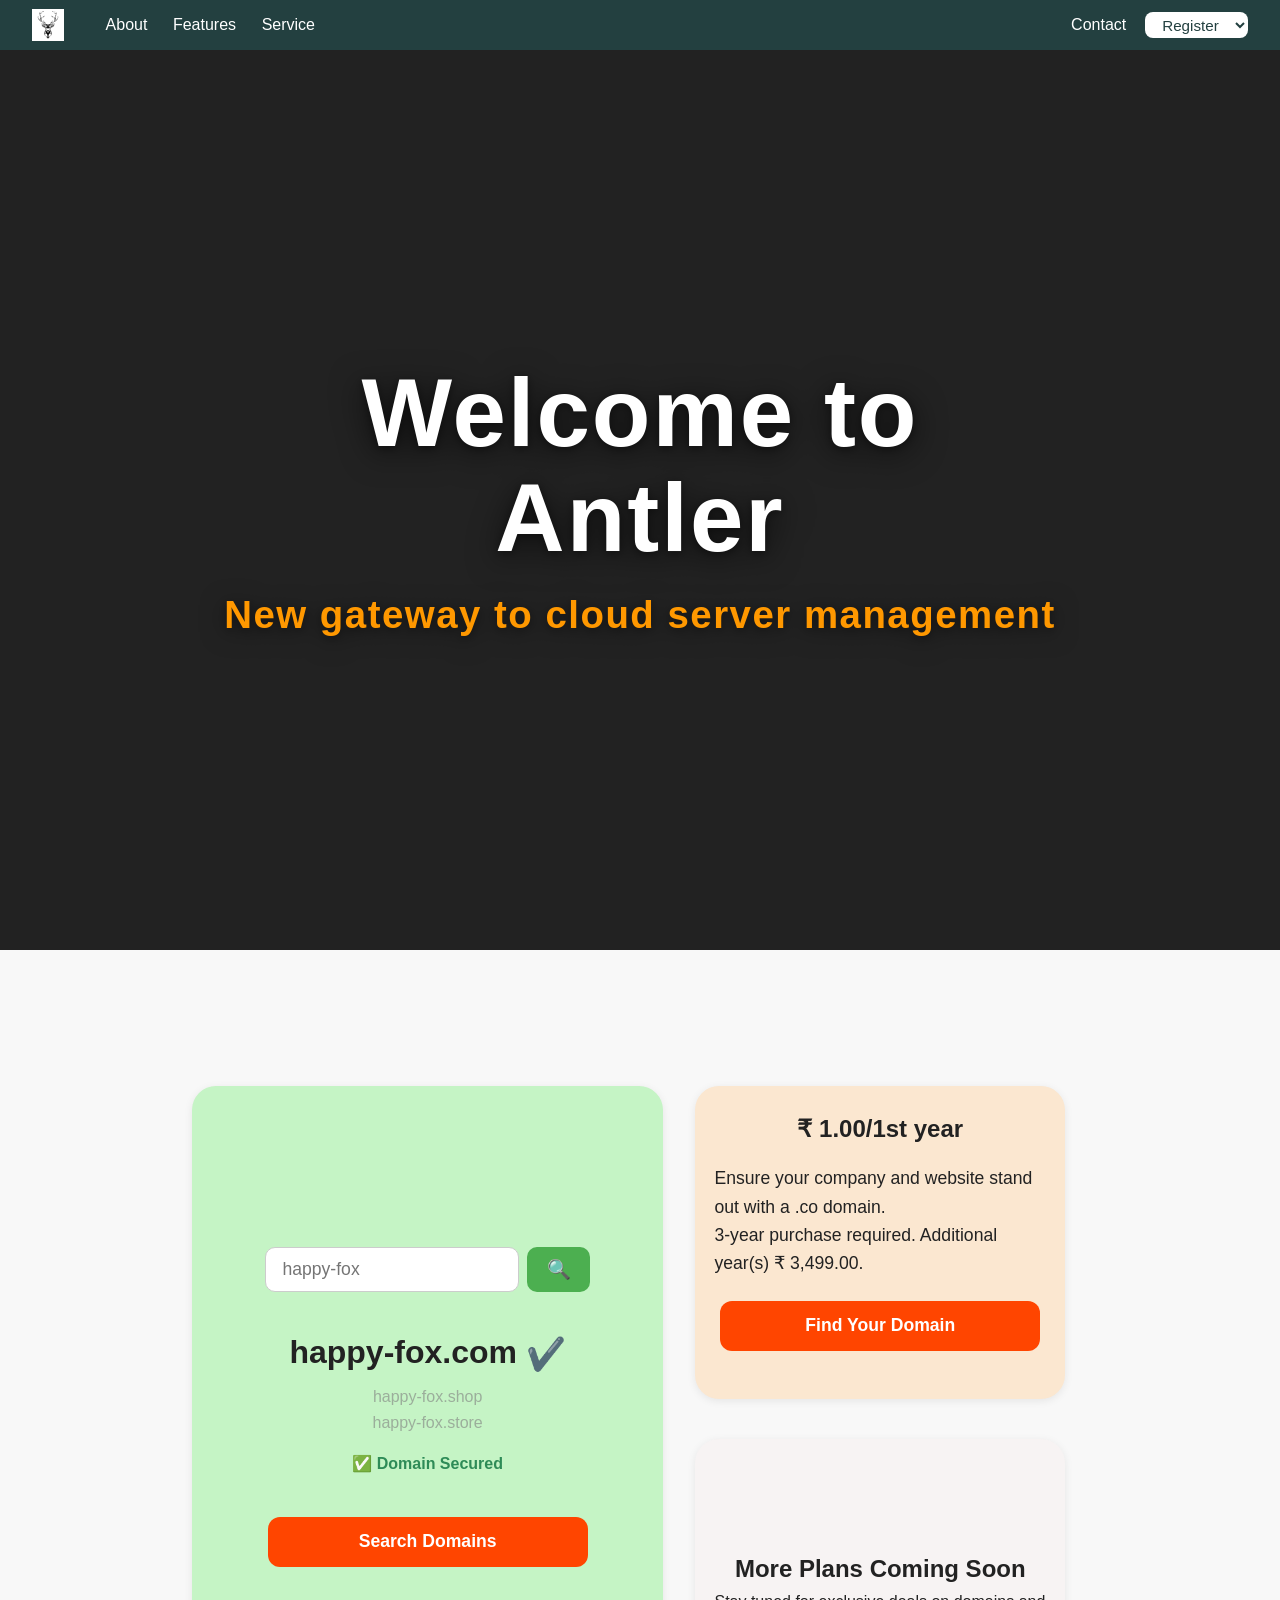
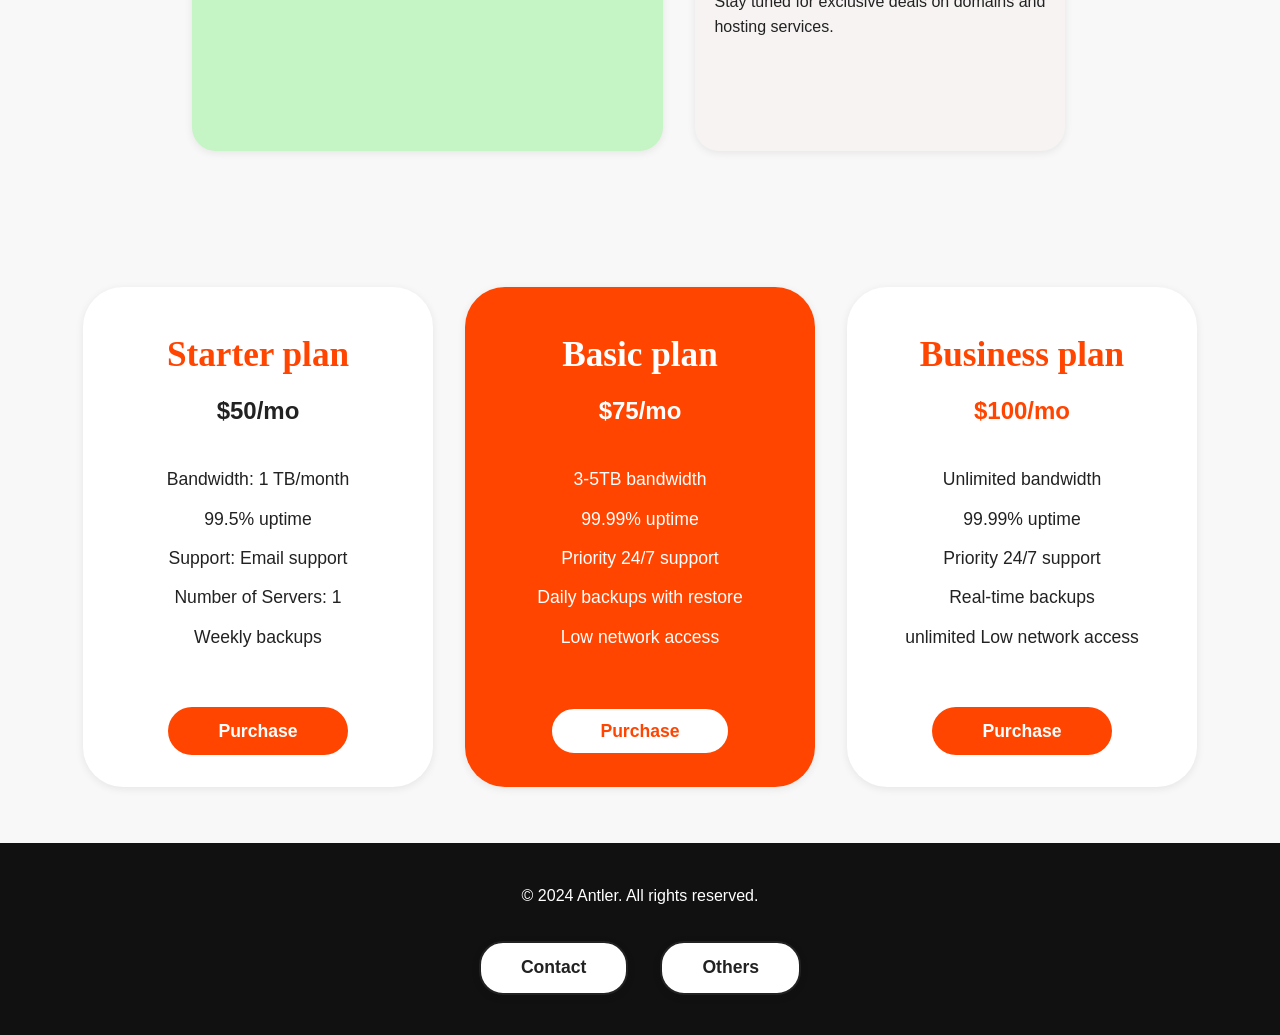
<file: index.html>
<!DOCTYPE html>
<html>
    <head>
      <meta name="viewport" content="width=device-width, initial-scale=1.0">
    </head>
    <link rel="stylesheet" href="style.css">
    <body>
        <nav>
            <div class="nav-links">
                <img src="./images/vecteezy_deer-head-logo_14038328.svg" alt="Logo" class="nav-logo" />
                <a href="./About.html" class="nav-link">About</a>
                <a href="./featuresmain.html" class="nav-link">Features</a>
                <a href="./service.html" class="nav-link">Service</a>
            </div>
            <div class="nav-actions">
                <a href="./contact.html" class="nav-link">Contact</a>
                <select id="dropdown">
                    <option>Register</option>
                    <option>Login</option>
                </select>
            </div>
        </nav>
        <section class="hero">
            <video class="bg-video" autoplay muted loop>
                <source src="./images/Untitled design.mp4" type="video/mp4" />
            </video>
            <div class="hero-content">
                <h1>Welcome to Antler</h1>
                <p>New gateway to cloud server management</p>
            </div>
        </section>
        <section class="main-section">
            <div class="box">
                <div class="semicontainer">
                    <!-- Left big cell (green) -->
                    <div class="search-box">
                        <input type="text" placeholder="happy-fox" />
                        <button class="search-icon">🔍</button>
                    </div>
                    <div class="domain-main">happy-fox.com <span style="font-size:2rem;vertical-align:middle;">✔️</span></div>
                    <div class="domain-alt faded">happy-fox.shop</div>
                    <div class="domain-alt faded">happy-fox.store</div>
                    <div class="domain-secured">✅ Domain Secured</div>
                    <button class="cta-btn">Search Domains</button>
                </div>
                <div class="semicontainer2">
                    <!-- Top right (beige) -->
                    <h2 class="offer-title"> ₹ 1.00/1st year</h2>
                    <div class="offer-details">
                        Ensure your company and website stand out with a .co domain.<br>
                        3-year purchase required. Additional year(s) ₹ 3,499.00.
                    </div>
                    <button class="cta-btn">Find Your Domain</button>
                </div>
                <div class="semicontainer3">
                    <!-- Bottom right (light) -->
                    <h2 class="soon-heading">More Plans Coming Soon</h2>
                    <div class="soon-subtext">
                        Stay tuned for exclusive deals on domains and hosting services.
                    </div>
                </div>
            </div>
        </section>
        <section class="pricing-section">
            <div class="box2">
                <div class="box1">
                    <h1 class="boxer">Starter plan</h1>
                    <h1 class="boxer1">$50/mo</h1>
                    <ul class="lister">
                        <li>Bandwidth: 1 TB/month</li>
                        <li>99.5% uptime</li>
                        <li>Support: Email support</li>
                        <li>Number of Servers: 1</li>
                        <li>Weekly backups</li>
                    </ul>
                    <button id="btn1" type="submit">Purchase</button>
                </div>
                <div class="box2-inner">
                    <h1 class="boxera">Basic plan</h1>
                    <h1 class="boxer1a">$75/mo</h1>
                    <ul class="lister">
                        <li>3-5TB bandwidth</li>
                        <li>99.99% uptime</li>
                        <li>Priority 24/7 support</li>
                        <li>Daily backups with restore</li>
                        <li>Low network access</li>
                    </ul>
                    <button id="btn2" type="submit">Purchase</button>
                </div>
                <div class="box3">
                    <h1 class="boxeram">Business plan</h1>
                    <h1 class="boxer1am">$100/mo</h1>
                    <ul class="lister">
                        <li>Unlimited bandwidth</li>
                        <li>99.99% uptime</li>
                        <li>Priority 24/7 support</li>
                        <li>Real-time backups</li>
                        <li>unlimited Low network access</li>
                    </ul>
                    <button id="btn3" type="submit">Purchase</button>
                </div>
            </div>
        </section>
        <footer class="footer">
            &copy; 2024 Antler. All rights reserved.
            <div class="footer-buttons">
                <button class="footer-btn">Contact</button>
                <button class="footer-btn">Others</button>
            </div>
        </footer>
        <script>
            const cards = document.querySelectorAll(".semicontainer2, .semicontainer3");
            for (let card of cards) {
                card.addEventListener("mouseenter", function() {
                    this.style.transform = "translateY(-20px)";
                    this.style.transition = "transform 0.2s";
                });
                card.addEventListener("mouseleave", function() {
                    this.style.transform = "translateY(0)";
                    this.style.transition = "transform 0.2s";
                });
            }
            const cards1 = document.getElementsByClassName("semicontainer");
            for (let card of cards1) {
                card.addEventListener("mouseenter", function() {
                    this.style.transform = "translateY(-20px)";
                    this.style.transition = "transform 0.2s";
                });
                card.addEventListener("mouseleave", function() {
                    this.style.transform = "translateY(0)";
                    this.style.transition = "transform 0.2s";
                });
            }
            const cards4 = document.getElementsByClassName("box1");
            for (let card of cards4) {
                card.addEventListener("mouseenter", function() {
                    this.style.transform = "translateY(-20px)";
                    this.style.transition = "transform 0.2s";
                    this.style.boxShadow = "0 0 10px 0 rgba(0, 0, 0, 0.5)";
                });
                card.addEventListener("mouseleave", function() {
                    this.style.transform = "translateY(0)";
                    this.style.transition = "transform 0.2s";
                    this.style.boxShadow = "none";
                });
            }
            const cards5 = document.getElementsByClassName("box2-inner");
            for (let card of cards5) {
                card.addEventListener("mouseenter", function() {
                    this.style.transform = "translateY(-20px)";
                    this.style.transition = "transform 0.2s";
                    this.style.boxShadow = "0 0 10px 0 rgba(0, 0, 0, 0.5)";
                });
                card.addEventListener("mouseleave", function() {
                    this.style.transform = "translateY(0)";
                    this.style.transition = "transform 0.2s";
                    this.style.boxShadow = "none";
                });
            }
            const cards6 = document.getElementsByClassName("box3");
            for (let card of cards6) {
                card.addEventListener("mouseenter", function() {
                    this.style.transform = "translateY(-20px)";
                    this.style.transition = "transform 0.2s";
                    this.style.boxShadow = "0 0 10px 0 rgba(0, 0, 0, 0.5)";
                });
                card.addEventListener("mouseleave", function() {
                    this.style.transform = "translateY(0)";
                    this.style.transition = "transform 0.2s";
                    this.style.boxShadow = "none";
                });
            }
            const buttons = document.getElementsByClassName("footer-btn");
            for (let btn of buttons) {
                btn.addEventListener("click", function() {
                    window.scrollTo({ top: 0, behavior: "smooth" });
                });
            }
        </script>
    </body>
</html>
</file>
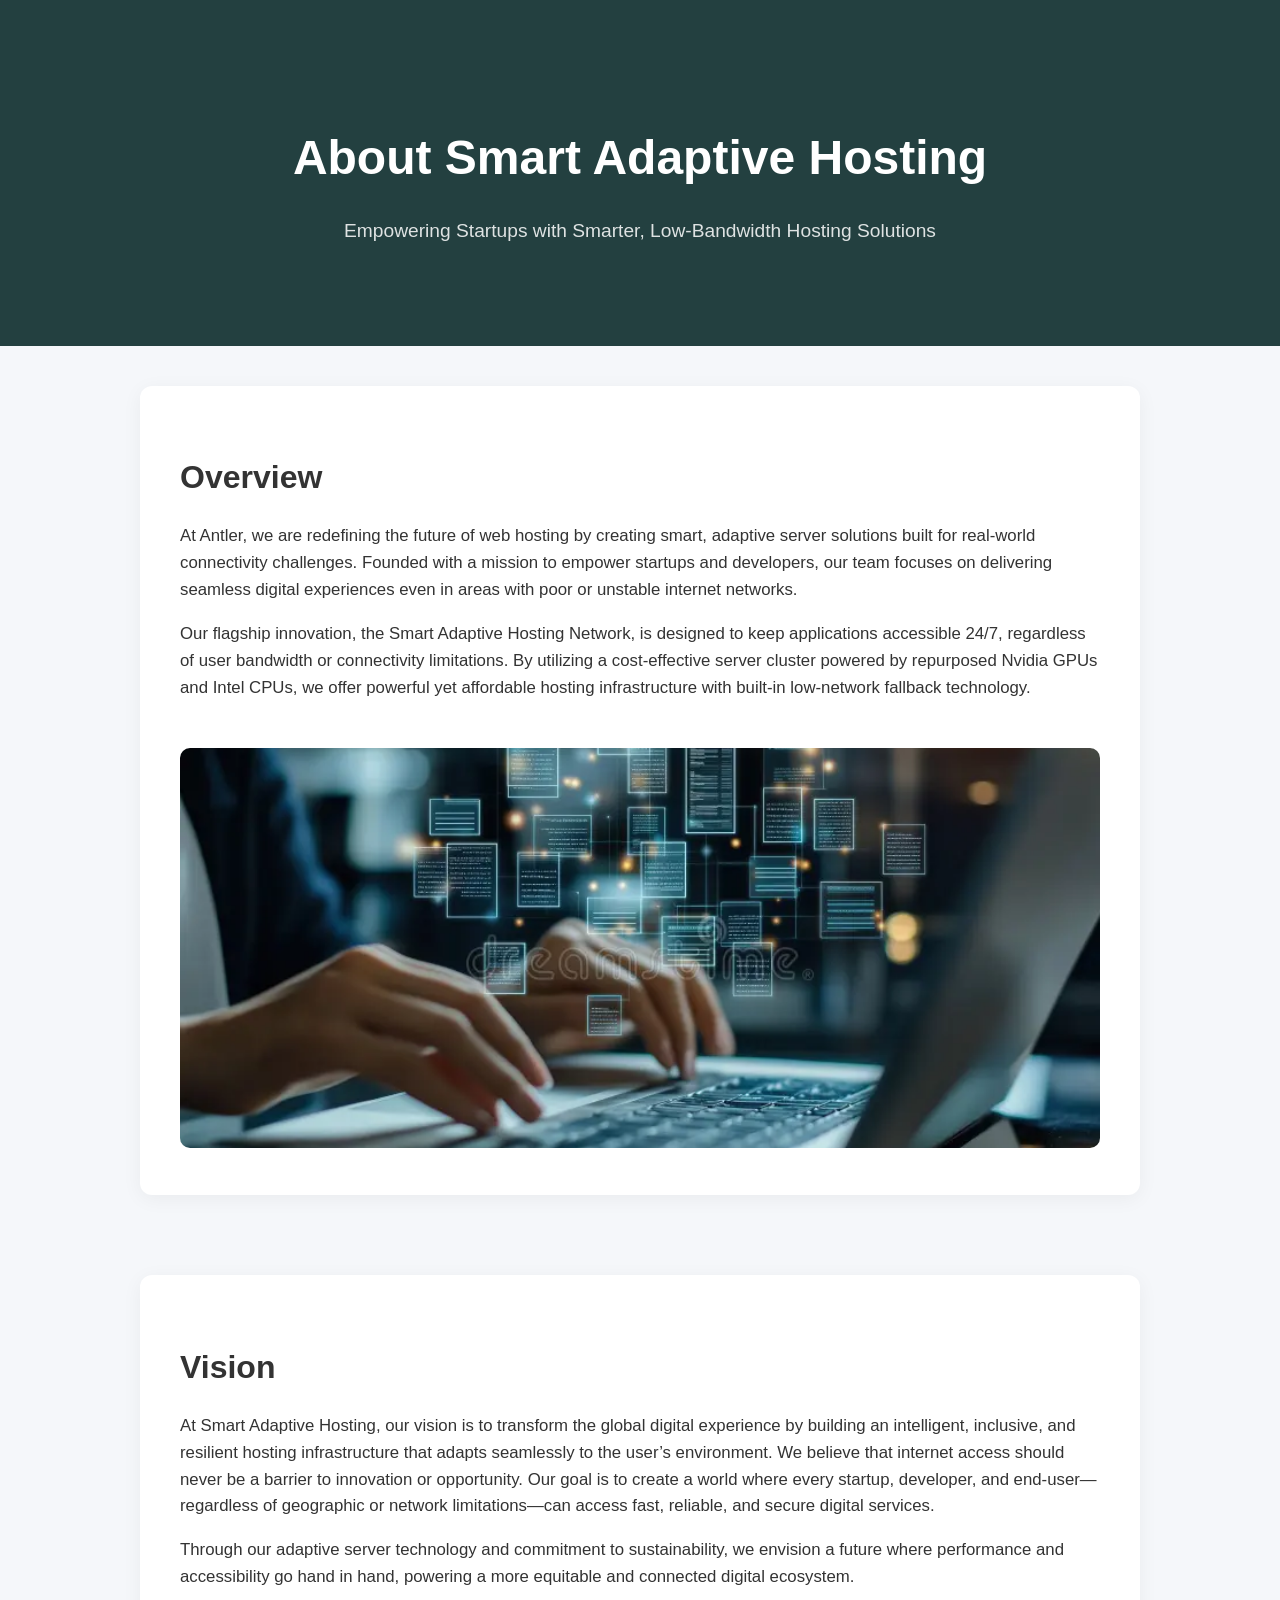
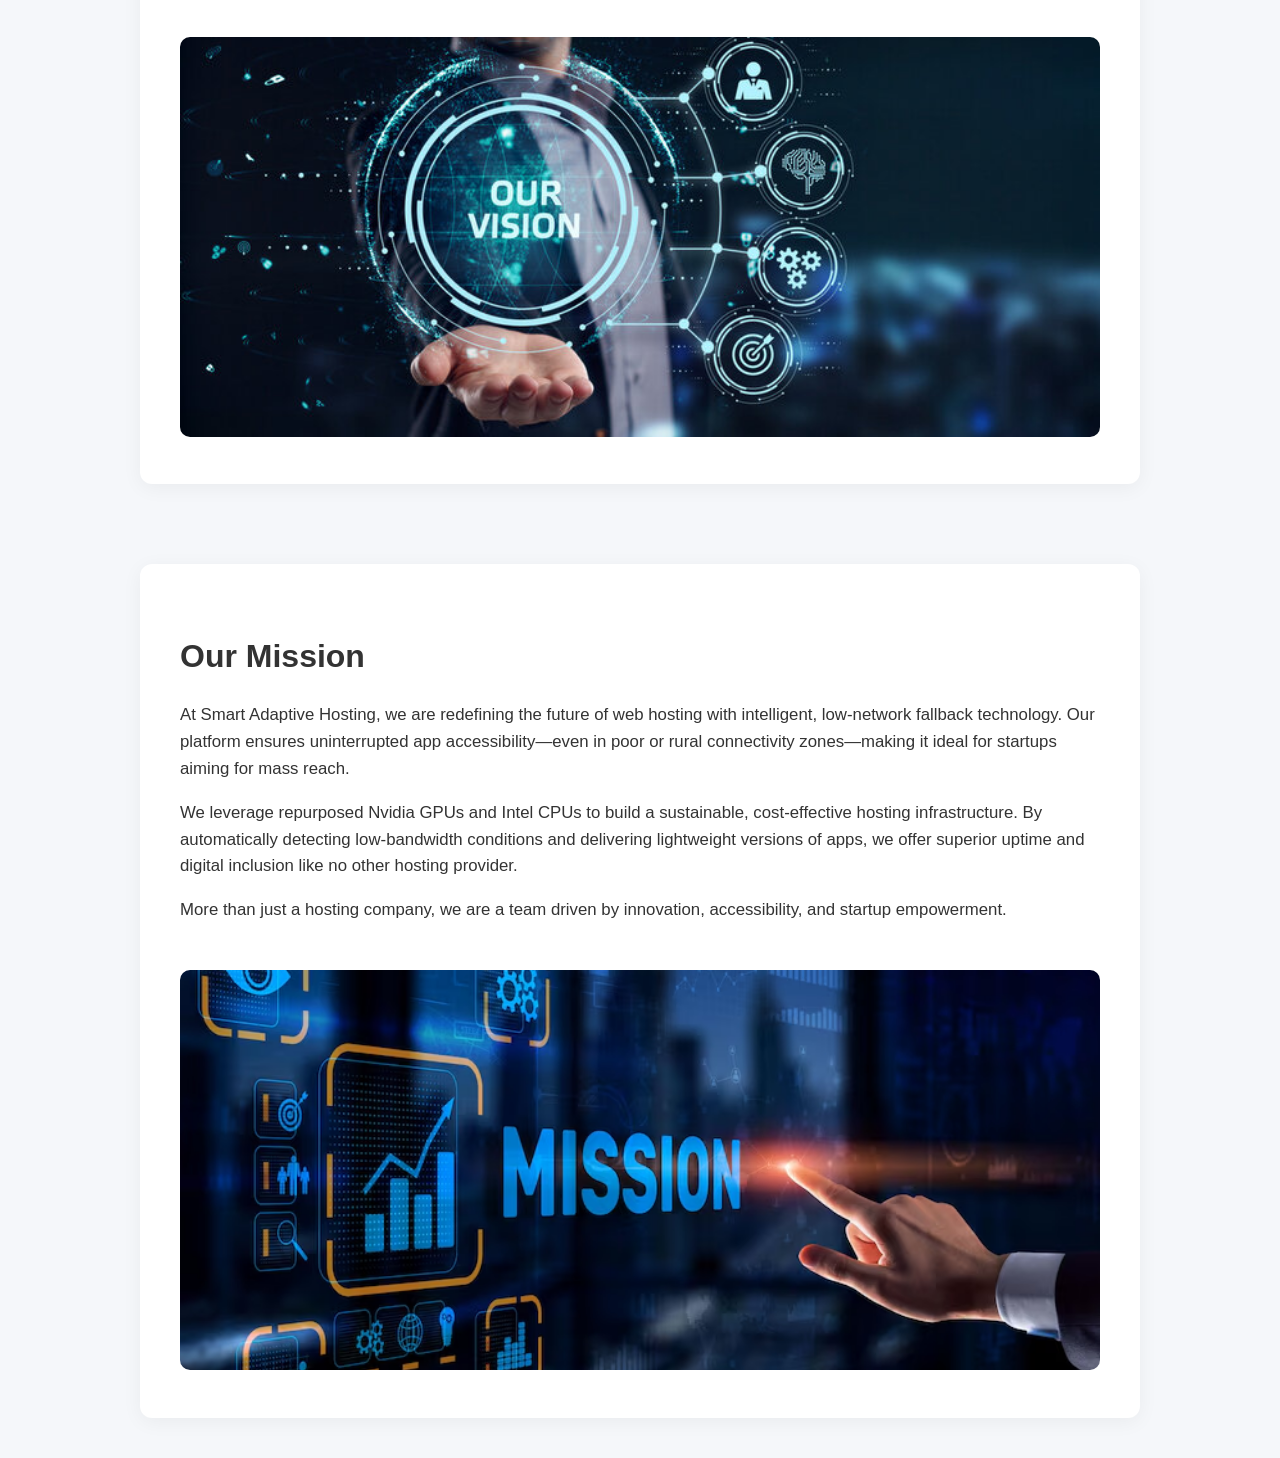
<file: About.html>
<!DOCTYPE html>
<html lang="en">
<head>
  <meta charset="UTF-8" />
  <meta name="viewport" content="width=device-width, initial-scale=1.0"/>
  <title>About</title>
  <style>
    body {
      margin: 0;
      font-family: 'Open Sans', sans-serif;
      background-color: #f5f7fa;
      color: #333;
      line-height: 1.6;
      transition: all 0.3s ease;
    }

    .hero {
      background:#234040;
      color: white;
      text-align: center;
      padding: 80px 20px;
    }

    .hero h1 {
      font-size: 3rem;
      margin-bottom: 10px;
    }

    .hero p {
      font-size: 1.2rem;
      opacity: 0.85;
    }

    .container {
      max-width: 1000px;
      margin: auto;
      padding: 40px 20px;
    }

    .about-section {
      background: #ffffff;
      border-radius: 12px;
      box-shadow: 0 4px 20px rgba(0, 0, 0, 0.05);
      padding: 40px;
      transition: background 0.3s ease;
    }

    .about-section h2 {
      font-size: 2rem;
      margin-bottom: 20px;
      color: #333;
    }

    .about-section p {
      font-size: 1.05rem;
      margin-bottom: 16px;
    }

    .about-image {
      margin-top: 30px;
      width: 100%;
      max-height: 400px;
      object-fit: cover;
      border-radius: 10px;
    }

    @media (max-width: 768px) {
      .hero h1 { font-size: 2.2rem; }
      .about-section h2 { font-size: 1.5rem; }
    }

    .grid {
      display: grid;
      grid-template-columns: repeat(3, 1fr);
      gap: 20px;
    }

    @media (max-width: 768px) {
      .grid { grid-template-columns: repeat(2, 1fr); }
    }

    @media (max-width: 480px) {
      .grid { grid-template-columns: 1fr; }
    }
    .hidden {
      opacity: 0;
      transform: translateY(20px);
      transition: all 1s ease-out;
    }

    .show {
      opacity: 1;
      transform: translateY(0);
    }

    .slide-in {
      opacity: 0;
      transform: translateX(-100px);
      transition: all 1s ease-out;
    }

    .slide-show {
      opacity: 1;
      transform: translateX(0);
    }
  </style>
</head>
<body>

  <section class="hero">
    <h1>About Smart Adaptive Hosting</h1>
    <p>Empowering Startups with Smarter, Low-Bandwidth Hosting Solutions</p>
  </section>

  <div class="container">
    <div class="about-section">
      <h2>Overview</h2>
      <p>At Antler, we are redefining the future of web hosting by creating smart,
      adaptive server solutions built for real-world connectivity challenges. Founded with a mission to empower startups and developers, our team focuses on delivering seamless digital experiences even in areas with poor or unstable internet networks.</p>
      <p>Our flagship innovation, the Smart Adaptive Hosting Network, is designed to keep applications accessible 24/7, regardless of user bandwidth or connectivity limitations. By utilizing a cost-effective server cluster powered by repurposed Nvidia GPUs and Intel CPUs, we offer powerful yet affordable hosting infrastructure with built-in low-network fallback technology.</p>
      <img src="./images/project1.webp" alt="About Image" class="about-image slide-in">
    </div>
  </div>

  <div class="container">
    <div class="about-section">
      <h2>Vision</h2>
      <p>At Smart Adaptive Hosting, our vision is to transform the global digital experience by building an intelligent, inclusive, and resilient hosting infrastructure that adapts seamlessly to the user’s environment. We believe that internet access should never be a barrier to innovation or opportunity. Our goal is to create a world where every startup, developer, and end-user—regardless of geographic or network limitations—can access fast, reliable, and secure digital services.</p>
      <p>Through our adaptive server technology and commitment to sustainability, we envision a future where performance and accessibility go hand in hand, powering a more equitable and connected digital ecosystem.</p>
      <img src="./images/WhatsApp Image 2025-06-08 at 09.39.53_e6cce0ac.jpg" alt="Vision Image" class="about-image slide-in">
    </div>
  </div>

  <div class="container">
    <div class="about-section">
      <h2>Our Mission</h2>
      <p>At Smart Adaptive Hosting, we are redefining the future of web hosting with intelligent, low-network fallback technology. Our platform ensures uninterrupted app accessibility—even in poor or rural connectivity zones—making it ideal for startups aiming for mass reach.</p>
      <p>We leverage repurposed Nvidia GPUs and Intel CPUs to build a sustainable, cost-effective hosting infrastructure. By automatically detecting low-bandwidth conditions and delivering lightweight versions of apps, we offer superior uptime and digital inclusion like no other hosting provider.</p>
      <p>More than just a hosting company, we are a team driven by innovation, accessibility, and startup empowerment.</p>
      <img src="./images/project3.avif" alt="Team or Technology Image" class="about-image slide-in" />
    </div>
  </div>

  <div class="side-animation"></div>
  <div class="grid"></div>

  <script>
    const sectionObserver = new IntersectionObserver((entries) => {
      entries.forEach(entry => {
        if (entry.isIntersecting) {
          entry.target.classList.add('show');
        }
      });
    }, { threshold: 0.1 });

    document.querySelectorAll('.about-section').forEach(section => {
      section.classList.add('hidden');
      sectionObserver.observe(section);
    });
    const imageObserver = new IntersectionObserver((entries) => {
      entries.forEach(entry => {
        if (entry.isIntersecting) {
          entry.target.classList.add('slide-show');
        }
      });
    }, { threshold: 0.1 });

    document.querySelectorAll('.slide-in').forEach(img => {
      imageObserver.observe(img);
    });
  </script>
</body>
</html>
</file>
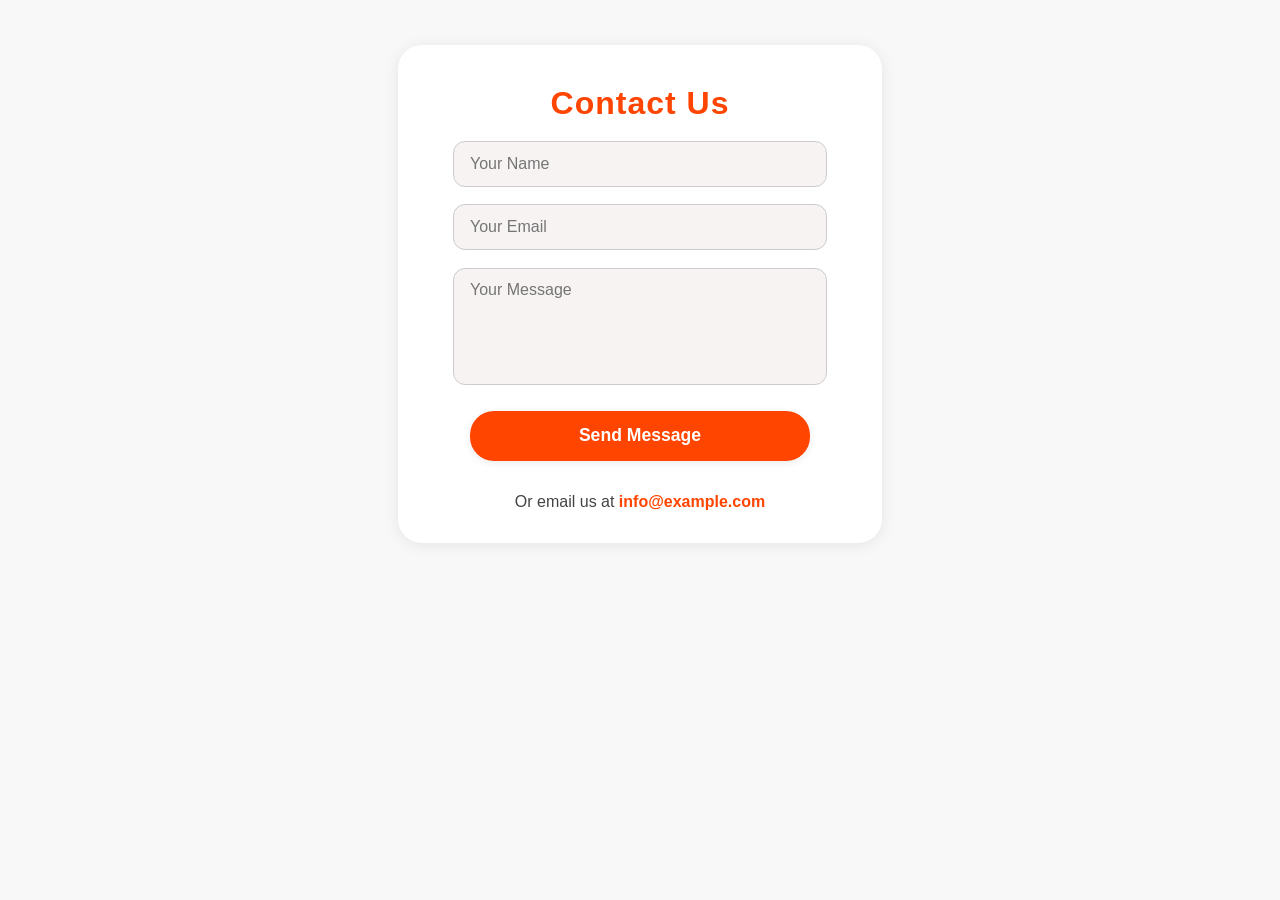
<file: contact.html>
<!DOCTYPE html>
<html lang="en">
<head>
  <meta charset="UTF-8">
  <title>Contact Us</title>
  <meta name="viewport" content="width=device-width, initial-scale=1.0">
  <style>
    body {
      background: #f8f8f8;
      font-family: 'Montserrat', Arial, sans-serif;
      color: #222;
      margin: 0;
      padding: 0;
    }
    .contact-container {
      background: #fff;
      max-width: 420px;
      margin: 5vh auto 0 auto;
      border-radius: 24px;
      box-shadow: 0 2px 16px rgba(0,0,0,0.08);
      padding: 2.5rem 2rem 2rem 2rem;
      display: flex;
      flex-direction: column;
      align-items: center;
    }
    .contact-title {
      font-size: 2rem;
      font-weight: bold;
      margin-bottom: 1.2rem;
      color: #ff4500;
      letter-spacing: 1px;
      text-align: center;
      width: 100%;
    }
    .contact-form {
      width: 100%;
      display: flex;
      flex-direction: column;
      gap: 1.1rem;
      align-items: center;
    }
    .contact-form input,
    .contact-form textarea {
      width: 100%;
      max-width: 340px;
      padding: 0.8rem 1rem;
      border-radius: 12px;
      border: 1px solid #ccc;
      font-size: 1rem;
      font-family: inherit;
      resize: none;
      background: #f7f3f3;
      transition: border 0.2s;
      margin: 0 auto;
      display: block;
    }
    .contact-form input:focus,
    .contact-form textarea:focus {
      border: 1.5px solid #ff4500;
      outline: none;
    }
    .contact-btn {
      background: #ff4500;
      color: #fff;
      border: none;
      border-radius: 24px;
      padding: 0.9rem 2.5rem;
      font-size: 1.1rem;
      font-weight: bold;
      cursor: pointer;
      transition: background 0.2s, transform 0.2s;
      box-shadow: 0 2px 8px rgba(0,0,0,0.08);
      margin-top: 0.5rem;
      width: 100%;
      max-width: 340px;
      display: block;
      margin-left: auto;
      margin-right: auto;
    }
    .contact-btn:hover {
      background: #d13a00;
      transform: translateY(-2px) scale(1.03);
    }
    .contact-info {
      margin-top: 2rem;
      color: #444;
      font-size: 1rem;
      text-align: center;
      width: 100%;
      max-width: 340px;
      margin-left: auto;
      margin-right: auto;
    }
    @media (max-width: 600px) {
      .contact-container {
        max-width: 98vw;
        padding: 1.2rem 0.5rem;
      }
      .contact-form input,
      .contact-form textarea,
      .contact-btn,
      .contact-info {
        max-width: 98vw;
      }
    }
  </style>
</head>
<body>
  <div class="contact-container">
    <div class="contact-title">Contact Us</div>
    <form class="contact-form" autocomplete="off">
      <input type="text" name="name" placeholder="Your Name" required>
      <input type="email" name="email" placeholder="Your Email" required>
      <textarea name="message" rows="5" placeholder="Your Message" required></textarea>
      <button type="submit" class="contact-btn">Send Message</button>
    </form>
    <div class="contact-info">
      Or email us at <a href="mailto:info@example.com" style="color:#ff4500;text-decoration:none;font-weight:bold;">info@example.com</a>
    </div>
  </div>
</body>
</html>
</file>
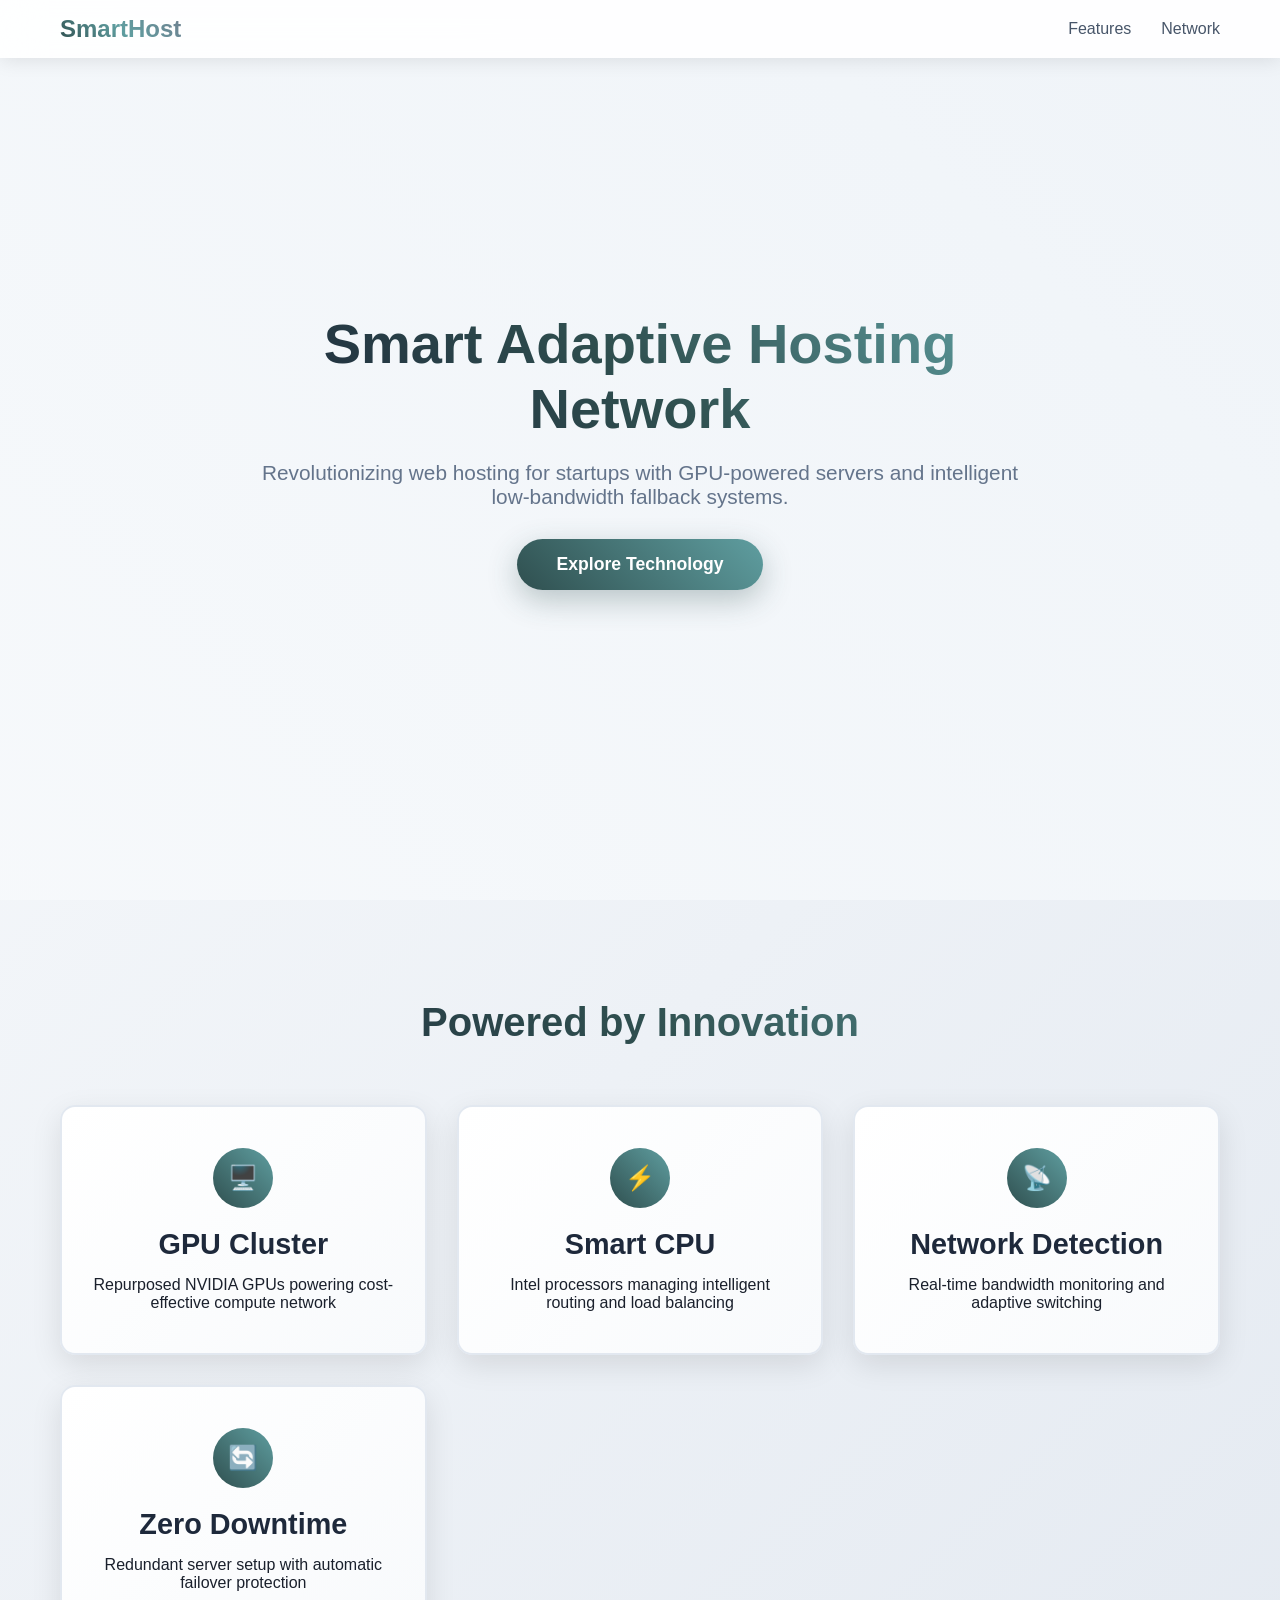
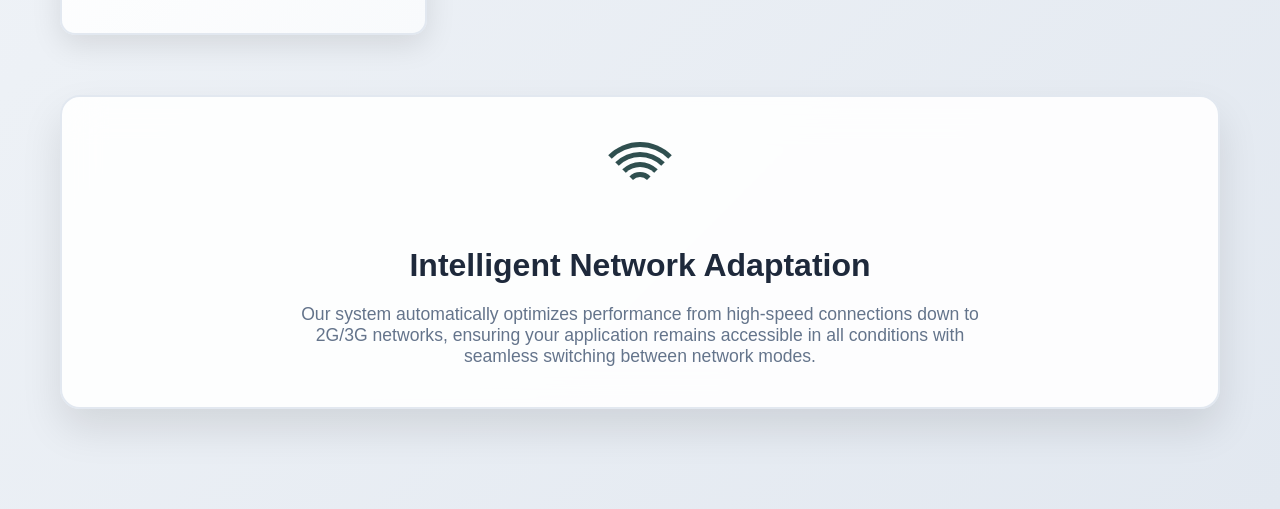
<file: features.html>
<!DOCTYPE html>
<html lang="en">
<head>
  <meta charset="UTF-8">
  <meta name="viewport" content="width=device-width, initial-scale=1.0">
  <title>Smart Adaptive Hosting Network</title>
  <style>
    * { margin: 0; padding: 0; box-sizing: border-box; }
    
    body {
      font-family: 'Segoe UI', sans-serif;
      background: linear-gradient(135deg, #f8fafc, #e2e8f0);
      color: #1a202c;
      overflow-x: hidden;
    }

    .bg-animation {
      position: fixed; top: 0; left: 0; width: 100%; height: 100%; z-index: -1;
      background: linear-gradient(45deg, #ffffff, #f1f5f9, #e2e8f0);
      background-size: 400% 400%;
      animation: gradient 8s ease infinite;
    }

    @keyframes gradient {
      0%, 100% { background-position: 0% 50%; }
      50% { background-position: 100% 50%; }
    }

    header {
      position: fixed; top: 0; width: 100%; padding: 15px 0; z-index: 1000;
      background: rgba(255, 255, 255, 0.9); backdrop-filter: blur(20px);
      box-shadow: 0 2px 20px rgba(0,0,0,0.1);
    }

    nav {
      max-width: 1200px; margin: 0 auto; display: flex; justify-content: space-between;
      align-items: center; padding: 0 20px;
    }

    .logo {
      font-size: 24px; font-weight: 800;
      background: linear-gradient(45deg, #2f4f4f, #5f9ea0, #708090);
      background-clip: text;
      -webkit-background-clip: text;
      -webkit-text-fill-color: transparent;
    }

    .nav-links { display: flex; gap: 30px; list-style: none; }
    .nav-links a { color: #475569; text-decoration: none; transition: color 0.3s; }
    .nav-links a:hover { color: #2f4f4f; }

    .hero {
      height: 100vh; display: flex; align-items: center; justify-content: center;
      text-align: center;
    }

    .hero-content { max-width: 800px; padding: 0 20px; }

    .hero h1 {
      font-size: 3.5rem; margin-bottom: 20px; font-weight: 900;
      background: linear-gradient(45deg, #1e293b, #2f4f4f, #5f9ea0);
      background-clip: text;
      -webkit-background-clip: text;
      -webkit-text-fill-color: transparent;
      animation: pulse 2s ease-in-out infinite alternate;
    }

    .hero p { font-size: 1.3rem; margin-bottom: 30px; color: #64748b; }

    .cta-button {
      background: linear-gradient(45deg, #2f4f4f, #5f9ea0); color: white;
      padding: 15px 40px; border: none; border-radius: 50px; font-size: 1.1rem;
      font-weight: 600; cursor: pointer; text-decoration: none; display: inline-block;
      transition: transform 0.3s, box-shadow 0.3s;
      box-shadow: 0 10px 30px rgba(47, 79, 79, 0.3);
    }

    .cta-button:hover {
      transform: translateY(-3px);
      box-shadow: 0 15px 40px rgba(47, 79, 79, 0.4);
    }

    @keyframes pulse { 
      from { filter: drop-shadow(0 0 10px rgba(47, 79, 79, 0.5)); }
      to { filter: drop-shadow(0 0 20px rgba(47, 79, 79, 0.8)); }
    }

    .features { padding: 100px 20px; max-width: 1200px; margin: 0 auto; }

    .section-title {
      text-align: center; font-size: 2.5rem; margin-bottom: 60px; font-weight: 800;
      background: linear-gradient(45deg, #1e293b, #2f4f4f, #5f9ea0);
      background-clip: text;
      -webkit-background-clip: text; -webkit-text-fill-color: transparent;
    }

    .cards-container {
      display: grid; grid-template-columns: repeat(auto-fit, minmax(300px, 1fr));
      gap: 30px; margin-bottom: 60px;
    }

    .flip-card { width: 100%; height: 250px; perspective: 1000px; }

    .flip-inner {
      width: 100%; height: 100%; transition: transform 0.8s;
      transform-style: preserve-3d; position: relative;
    }

    .flip-card:hover .flip-inner { transform: rotateY(180deg); }

    .flip-front, .flip-back {
      position: absolute; width: 100%; height: 100%; backface-visibility: hidden;
      display: flex; flex-direction: column; justify-content: center; align-items: center;
      padding: 30px; border-radius: 15px; text-align: center;
      box-shadow: 0 10px 30px rgba(0, 0, 0, 0.1);
    }

    .flip-front {
      background: linear-gradient(135deg, #ffffff, #f8fafc);
      border: 2px solid #e2e8f0;
    }

    .flip-back {
      background: linear-gradient(135deg, #2f4f4f, #5f9ea0); color: white;
      transform: rotateY(180deg);
      background-size: cover;
      background-position: center;
    }

    .flip-front h2, .flip-back h3 { font-size: 1.8rem; margin-bottom: 15px; }
    .flip-front h2 { color: #1e293b; }

    .card-icon {
      width: 60px; height: 60px; margin-bottom: 20px; border-radius: 50%;
      background: linear-gradient(45deg, #2f4f4f, #5f9ea0);
      display: flex; align-items: center; justify-content: center; font-size: 24px;
      animation: float 3s ease-in-out infinite alternate;
    }

    @keyframes float { to { transform: translateY(-10px); } }

    .network-stability {
      background: rgba(255,255,255,0.9); backdrop-filter: blur(20px);
      border-radius: 20px; padding: 40px; text-align: center;
      border: 2px solid #e2e8f0;
      box-shadow: 0 20px 40px rgba(0, 0, 0, 0.1);
    }

    .network-stability h3 { 
      font-size: 2rem; 
      margin-bottom: 20px; 
      color: #1e293b;
    }

    .network-stability p {
      font-size: 1.1rem;
      color: #64748b;
      max-width: 700px;
      margin: 0 auto;
    }

    .wifi-animation {
      width: 100px;
      height: 80px;
      margin: 0 auto 30px;
      position: relative;
    }

    .wifi-bar {
      position: absolute;
      border: 5px solid transparent;
      border-top-color: #2f4f4f;
      border-radius: 50%;
      animation: wifiPulse 2s ease infinite;
    }

    .wifi-bar:nth-child(1) {
      width: 30px;
      height: 30px;
      top: 35px;
      left: 35px;
      animation-delay: 0.5s;
    }

    .wifi-bar:nth-child(2) {
      width: 50px;
      height: 50px;
      top: 25px;
      left: 25px;
      animation-delay: 0.3s;
    }

    .wifi-bar:nth-child(3) {
      width: 70px;
      height: 70px;
      top: 15px;
      left: 15px;
      animation-delay: 0.1s;
    }

    .wifi-bar:nth-child(4) {
      width: 90px;
      height: 90px;
      top: 5px;
      left: 5px;
    }

    @keyframes wifiPulse {
      0%, 100% { opacity: 0.4; }
      50% { opacity: 1; }
    }

    @media (max-width: 768px) {
      .hero h1 { font-size: 2.5rem; }
      .nav-links { display: none; }
      .cards-container { grid-template-columns: 1fr; }
    }
  </style>
</head>
<body>
  <div class="bg-animation"></div>

  <header>
    <nav>
      <div class="logo">SmartHost</div>
      <ul class="nav-links">
        <li><a href="#features">Features</a></li>
        <li><a href="#stability">Network</a></li>
      </ul>
    </nav>
  </header>

  <section class="hero">
    <div class="hero-content">
      <h1>Smart Adaptive Hosting Network</h1>
      <p>Revolutionizing web hosting for startups with GPU-powered servers and intelligent low-bandwidth fallback systems.</p>
      <a href="#features" class="cta-button">Explore Technology</a>
    </div>
  </section>

  <section class="features" id="features">
    <h2 class="section-title">Powered by Innovation</h2>
    
    <div class="cards-container">
      <div class="flip-card">
        <div class="flip-inner">
          <div class="flip-front">
            <div class="card-icon">🖥️</div>
            <h2>GPU Cluster</h2>
            <p>Repurposed NVIDIA GPUs powering cost-effective compute network</p>
          </div>
          <div class="flip-back" style="background-image: linear-gradient(rgba(47, 79, 79, 0.8), rgba(47, 79, 79, 0.8)), url('https://images.unsplash.com/photo-1591488320449-011701bb6704?ixlib=rb-1.2.1&auto=format&fit=crop&w=500&q=60');">
            <h3>Parallel Processing</h3>
            <p>Old GTX 1050Ti/1060 GPUs handle data compression and render lightweight app versions for optimal performance.</p>
          </div>
        </div>
      </div>

      <div class="flip-card">
        <div class="flip-inner">
          <div class="flip-front">
            <div class="card-icon">⚡</div>
            <h2>Smart CPU</h2>
            <p>Intel processors managing intelligent routing and load balancing</p>
          </div>
          <div class="flip-back" style="background-image: linear-gradient(rgba(47, 79, 79, 0.8), rgba(47, 79, 79, 0.8)), url('https://images.unsplash.com/photo-1587202372775-e229f1723e1b?ixlib=rb-1.2.1&auto=format&fit=crop&w=500&q=60');">
            <h3>Intelligent Routing</h3>
            <p>Multi-core Intel CPUs coordinate seamless switching between normal and fallback modes.</p>
          </div>
        </div>
      </div>

      <div class="flip-card">
        <div class="flip-inner">
          <div class="flip-front">
            <div class="card-icon">📡</div>
            <h2>Network Detection</h2>
            <p>Real-time bandwidth monitoring and adaptive switching</p>
          </div>
          <div class="flip-back" style="background-image: linear-gradient(rgba(47, 79, 79, 0.8), rgba(47, 79, 79, 0.8)), url('https://images.unsplash.com/photo-1558494949-ef010cbdcc31?ixlib=rb-1.2.1&auto=format&fit=crop&w=500&q=60');">
            <h3>Auto-Adaptation</h3>
            <p>Detects slow networks and switches to lite mode with compressed files and faster responses.</p>
          </div>
        </div>
      </div>

      <div class="flip-card">
        <div class="flip-inner">
          <div class="flip-front">
            <div class="card-icon">🔄</div>
            <h2>Zero Downtime</h2>
            <p>Redundant server setup with automatic failover protection</p>
          </div>
          <div class="flip-back" style="background-image: linear-gradient(rgba(47, 79, 79, 0.8), rgba(47, 79, 79, 0.8)), url('https://images.unsplash.com/photo-1518770660439-4636190af475?ixlib=rb-1.2.1&auto=format&fit=crop&w=500&q=60');">
            <h3>Always Online</h3>
            <p>Multiple servers automatically take over if main server fails, ensuring uninterrupted hosting.</p>
          </div>
        </div>
      </div>
    </div>

    <div class="network-stability" id="stability">
      <div class="wifi-animation">
        <div class="wifi-bar"></div>
        <div class="wifi-bar"></div>
        <div class="wifi-bar"></div>
        <div class="wifi-bar"></div>
      </div>
      <h3>Intelligent Network Adaptation</h3>
      <p>Our system automatically optimizes performance from high-speed connections down to 2G/3G networks, ensuring your application remains accessible in all conditions with seamless switching between network modes.</p>
    </div>
  </section>

  <script>
    // Smooth scrolling
    document.querySelectorAll('a[href^="#"]').forEach(anchor => {
      anchor.addEventListener('click', function (e) {
        e.preventDefault();
        document.querySelector(this.getAttribute('href')).scrollIntoView({
          behavior: 'smooth'
        });
      });
    });
  </script>
</body>
</html>
</file>
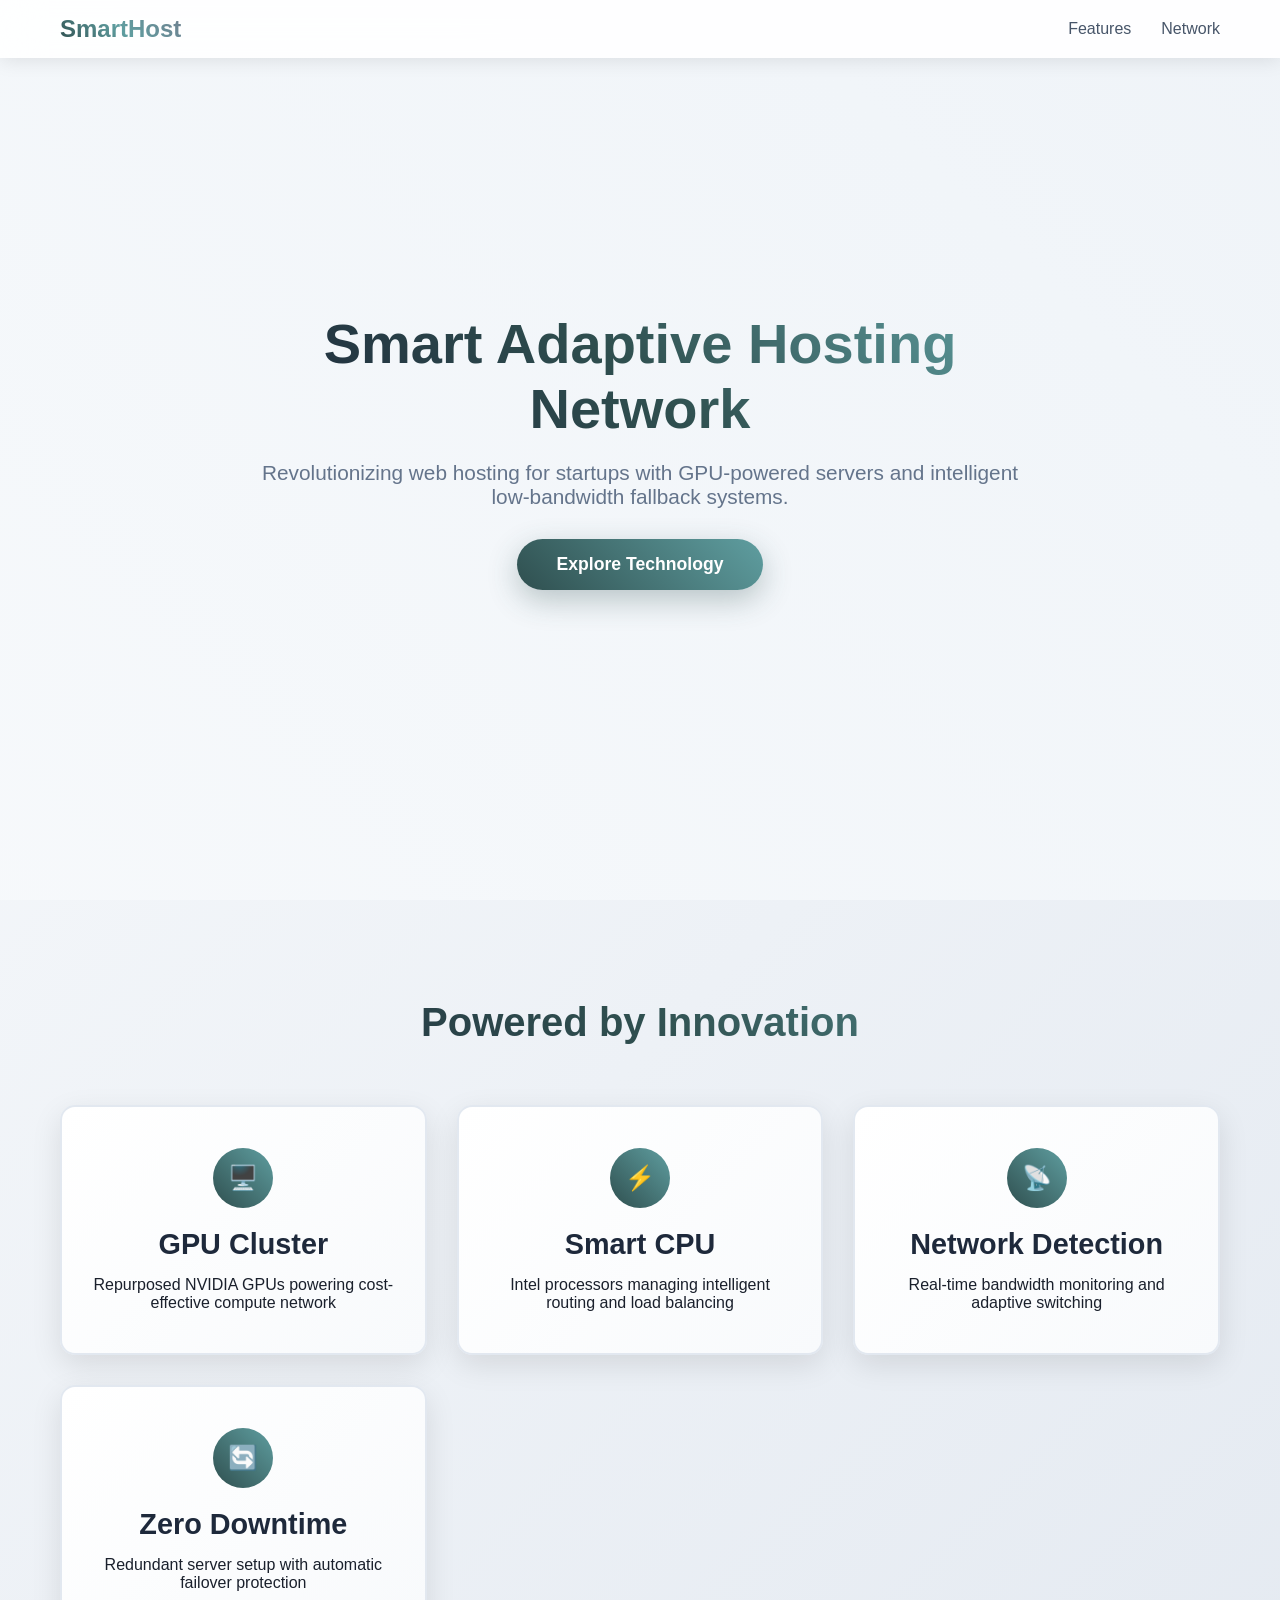
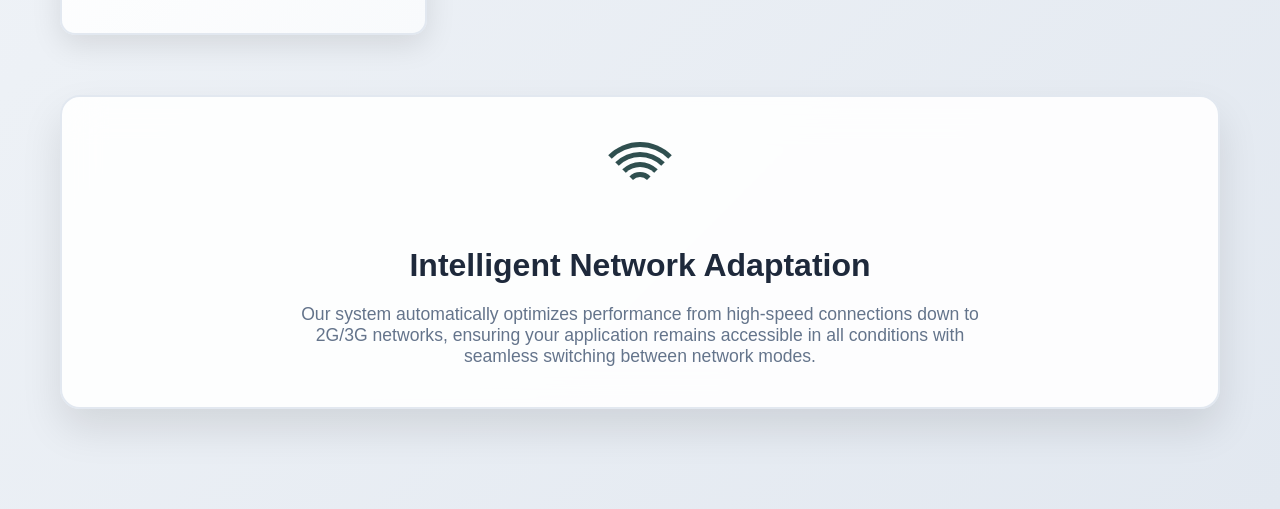
<file: featuresmain.html>
<!DOCTYPE html>
<html lang="en">
<head>
  <meta charset="UTF-8">
  <meta name="viewport" content="width=device-width, initial-scale=1.0">
  <title>Smart Adaptive Hosting Network</title>
  <style>
    * { margin: 0; padding: 0; box-sizing: border-box; }
    
    body {
      font-family: 'Segoe UI', sans-serif;
      background: linear-gradient(135deg, #f8fafc, #e2e8f0);
      color: #1a202c;
      overflow-x: hidden;
    }

    .bg-animation {
      position: fixed; top: 0; left: 0; width: 100%; height: 100%; z-index: -1;
      background: linear-gradient(45deg, #ffffff, #f1f5f9, #e2e8f0);
      background-size: 400% 400%;
      animation: gradient 8s ease infinite;
    }

    @keyframes gradient {
      0%, 100% { background-position: 0% 50%; }
      50% { background-position: 100% 50%; }
    }

    header {
      position: fixed; top: 0; width: 100%; padding: 15px 0; z-index: 1000;
      background: rgba(255, 255, 255, 0.9); backdrop-filter: blur(20px);
      box-shadow: 0 2px 20px rgba(0,0,0,0.1);
    }

    nav {
      max-width: 1200px; margin: 0 auto; display: flex; justify-content: space-between;
      align-items: center; padding: 0 20px;
    }

    .logo {
      font-size: 24px; font-weight: 800;
      background: linear-gradient(45deg, #2f4f4f, #5f9ea0, #708090);
      background-clip: text;
      -webkit-background-clip: text;
      -webkit-text-fill-color: transparent;
    }

    .nav-links { display: flex; gap: 30px; list-style: none; }
    .nav-links a { color: #475569; text-decoration: none; transition: color 0.3s; }
    .nav-links a:hover { color: #2f4f4f; }

    .hero {
      height: 100vh; display: flex; align-items: center; justify-content: center;
      text-align: center;
    }

    .hero-content { max-width: 800px; padding: 0 20px; }

    .hero h1 {
      font-size: 3.5rem; margin-bottom: 20px; font-weight: 900;
      background: linear-gradient(45deg, #1e293b, #2f4f4f, #5f9ea0);
      background-clip: text;
      -webkit-background-clip: text;
      -webkit-text-fill-color: transparent;
      animation: pulse 2s ease-in-out infinite alternate;
    }

    .hero p { font-size: 1.3rem; margin-bottom: 30px; color: #64748b; }

    .cta-button {
      background: linear-gradient(45deg, #2f4f4f, #5f9ea0); color: white;
      padding: 15px 40px; border: none; border-radius: 50px; font-size: 1.1rem;
      font-weight: 600; cursor: pointer; text-decoration: none; display: inline-block;
      transition: transform 0.3s, box-shadow 0.3s;
      box-shadow: 0 10px 30px rgba(47, 79, 79, 0.3);
    }

    .cta-button:hover {
      transform: translateY(-3px);
      box-shadow: 0 15px 40px rgba(47, 79, 79, 0.4);
    }

    @keyframes pulse { 
      from { filter: drop-shadow(0 0 10px rgba(47, 79, 79, 0.5)); }
      to { filter: drop-shadow(0 0 20px rgba(47, 79, 79, 0.8)); }
    }

    .features { padding: 100px 20px; max-width: 1200px; margin: 0 auto; }

    .section-title {
      text-align: center; font-size: 2.5rem; margin-bottom: 60px; font-weight: 800;
      background: linear-gradient(45deg, #1e293b, #2f4f4f, #5f9ea0);
      background-clip: text;
      -webkit-background-clip: text; -webkit-text-fill-color: transparent;
    }

    .cards-container {
      display: grid; grid-template-columns: repeat(auto-fit, minmax(300px, 1fr));
      gap: 30px; margin-bottom: 60px;
    }

    .flip-card { width: 100%; height: 250px; perspective: 1000px; }

    .flip-inner {
      width: 100%; height: 100%; transition: transform 0.8s;
      transform-style: preserve-3d; position: relative;
    }

    .flip-card:hover .flip-inner { transform: rotateY(180deg); }

    .flip-front, .flip-back {
      position: absolute; width: 100%; height: 100%; backface-visibility: hidden;
      display: flex; flex-direction: column; justify-content: center; align-items: center;
      padding: 30px; border-radius: 15px; text-align: center;
      box-shadow: 0 10px 30px rgba(0, 0, 0, 0.1);
    }

    .flip-front {
      background: linear-gradient(135deg, #ffffff, #f8fafc);
      border: 2px solid #e2e8f0;
    }

    .flip-back {
      background: linear-gradient(135deg, rgba(47, 79, 79, 0.8), rgba(47, 79, 79, 0.8)); 
      color: white;
      transform: rotateY(180deg);
      background-size: cover;
      background-position: center;
    }

    .flip-front h2, .flip-back h3 { font-size: 1.8rem; margin-bottom: 15px; }
    .flip-front h2 { color: #1e293b; }

    .card-icon {
      width: 60px; height: 60px; margin-bottom: 20px; border-radius: 50%;
      background: linear-gradient(45deg, #2f4f4f, #5f9ea0);
      display: flex; align-items: center; justify-content: center; font-size: 24px;
      animation: float 3s ease-in-out infinite alternate;
    }

    @keyframes float { to { transform: translateY(-10px); } }

    .network-stability {
      background: rgba(255,255,255,0.9); backdrop-filter: blur(20px);
      border-radius: 20px; padding: 40px; text-align: center;
      border: 2px solid #e2e8f0;
      box-shadow: 0 20px 40px rgba(0, 0, 0, 0.1);
    }

    .network-stability h3 { 
      font-size: 2rem; 
      margin-bottom: 20px; 
      color: #1e293b;
    }

    .network-stability p {
      font-size: 1.1rem;
      color: #64748b;
      max-width: 700px;
      margin: 0 auto;
    }

    .wifi-animation {
      width: 100px;
      height: 80px;
      margin: 0 auto 30px;
      position: relative;
    }

    .wifi-bar {
      position: absolute;
      border: 5px solid transparent;
      border-top-color: #2f4f4f;
      border-radius: 50%;
      animation: wifiPulse 2s ease infinite;
    }

    .wifi-bar:nth-child(1) {
      width: 30px;
      height: 30px;
      top: 35px;
      left: 35px;
      animation-delay: 0.5s;
    }

    .wifi-bar:nth-child(2) {
      width: 50px;
      height: 50px;
      top: 25px;
      left: 25px;
      animation-delay: 0.3s;
    }

    .wifi-bar:nth-child(3) {
      width: 70px;
      height: 70px;
      top: 15px;
      left: 15px;
      animation-delay: 0.1s;
    }

    .wifi-bar:nth-child(4) {
      width: 90px;
      height: 90px;
      top: 5px;
      left: 5px;
    }

    @keyframes wifiPulse {
      0%, 100% { opacity: 0.4; }
      50% { opacity: 1; }
    }

    @media (max-width: 768px) {
      .hero h1 { font-size: 2.5rem; }
      .nav-links { display: none; }
      .cards-container { grid-template-columns: 1fr; }
    }
  </style>
</head>
<body>
  <div class="bg-animation"></div>

  <header>
    <nav>
      <div class="logo">SmartHost</div>
      <ul class="nav-links">
        <li><a href="#features">Features</a></li>
        <li><a href="#stability">Network</a></li>
      </ul>
    </nav>
  </header>

  <section class="hero">
    <div class="hero-content">
      <h1>Smart Adaptive Hosting Network</h1>
      <p>Revolutionizing web hosting for startups with GPU-powered servers and intelligent low-bandwidth fallback systems.</p>
      <a href="#features" class="cta-button">Explore Technology</a>
    </div>
  </section>

  <section class="features" id="features">
    <h2 class="section-title">Powered by Innovation</h2>
    
    <div class="cards-container">
      <div class="flip-card">
        <div class="flip-inner">
          <div class="flip-front">
            <div class="card-icon">🖥️</div>
            <h2>GPU Cluster</h2>
            <p>Repurposed NVIDIA GPUs powering cost-effective compute network</p>
          </div>
          <div class="flip-back" style="background-image: linear-gradient(rgba(47, 79, 79, 0.8), rgba(47, 79, 79, 0.8)), url('https://images.unsplash.com/photo-1591488320449-011701bb6704?ixlib=rb-1.2.1&auto=format&fit=crop&w=500&q=60');">
            <h3>Parallel Processing</h3>
            <p>Old GTX 1050Ti/1060 GPUs handle data compression and render lightweight app versions for optimal performance.</p>
          </div>
        </div>
      </div>

      <div class="flip-card">
        <div class="flip-inner">
          <div class="flip-front">
            <div class="card-icon">⚡</div>
            <h2>Smart CPU</h2>
            <p>Intel processors managing intelligent routing and load balancing</p>
          </div>
          <div class="flip-back" style="background-image: linear-gradient(rgba(47, 79, 79, 0.8), rgba(47, 79, 79, 0.8)), url('https://images.unsplash.com/photo-1610563166150-b34df4f3bcd6?ixlib=rb-1.2.1&auto=format&fit=crop&w=500&q=60');">
            <h3>Intelligent Routing</h3>
            <p>Multi-core Intel CPUs coordinate seamless switching between normal and fallback modes.</p>
          </div>
        </div>
      </div>

      <div class="flip-card">
        <div class="flip-inner">
          <div class="flip-front">
            <div class="card-icon">📡</div>
            <h2>Network Detection</h2>
            <p>Real-time bandwidth monitoring and adaptive switching</p>
          </div>
          <div class="flip-back" style="background-image: linear-gradient(rgba(47, 79, 79, 0.8), rgba(47, 79, 79, 0.8)), url('https://images.unsplash.com/photo-1558494949-ef010cbdcc31?ixlib=rb-1.2.1&auto=format&fit=crop&w=500&q=60');">
            <h3>Auto-Adaptation</h3>
            <p>Detects slow networks and switches to lite mode with compressed files and faster responses.</p>
          </div>
        </div>
      </div>

      <div class="flip-card">
        <div class="flip-inner">
          <div class="flip-front">
            <div class="card-icon">🔄</div>
            <h2>Zero Downtime</h2>
            <p>Redundant server setup with automatic failover protection</p>
          </div>
          <div class="flip-back" style="background-image: linear-gradient(rgba(47, 79, 79, 0.8), rgba(47, 79, 79, 0.8)), url('https://images.unsplash.com/photo-1518770660439-4636190af475?ixlib=rb-1.2.1&auto=format&fit=crop&w=500&q=60');">
            <h3>Always Online</h3>
            <p>Multiple servers automatically take over if main server fails, ensuring uninterrupted hosting.</p>
          </div>
        </div>
      </div>
    </div>

    <div class="network-stability" id="stability">
      <div class="wifi-animation">
        <div class="wifi-bar"></div>
        <div class="wifi-bar"></div>
        <div class="wifi-bar"></div>
        <div class="wifi-bar"></div>
      </div>
      <h3>Intelligent Network Adaptation</h3>
      <p>Our system automatically optimizes performance from high-speed connections down to 2G/3G networks, ensuring your application remains accessible in all conditions with seamless switching between network modes.</p>
    </div>
  </section>

  <script>
    // Smooth scrolling
    document.querySelectorAll('a[href^="#"]').forEach(anchor => {
      anchor.addEventListener('click', function (e) {
        e.preventDefault();
        document.querySelector(this.getAttribute('href')).scrollIntoView({
          behavior: 'smooth'
        });
      });
    });
  </script>
</body>
</html>
</file>
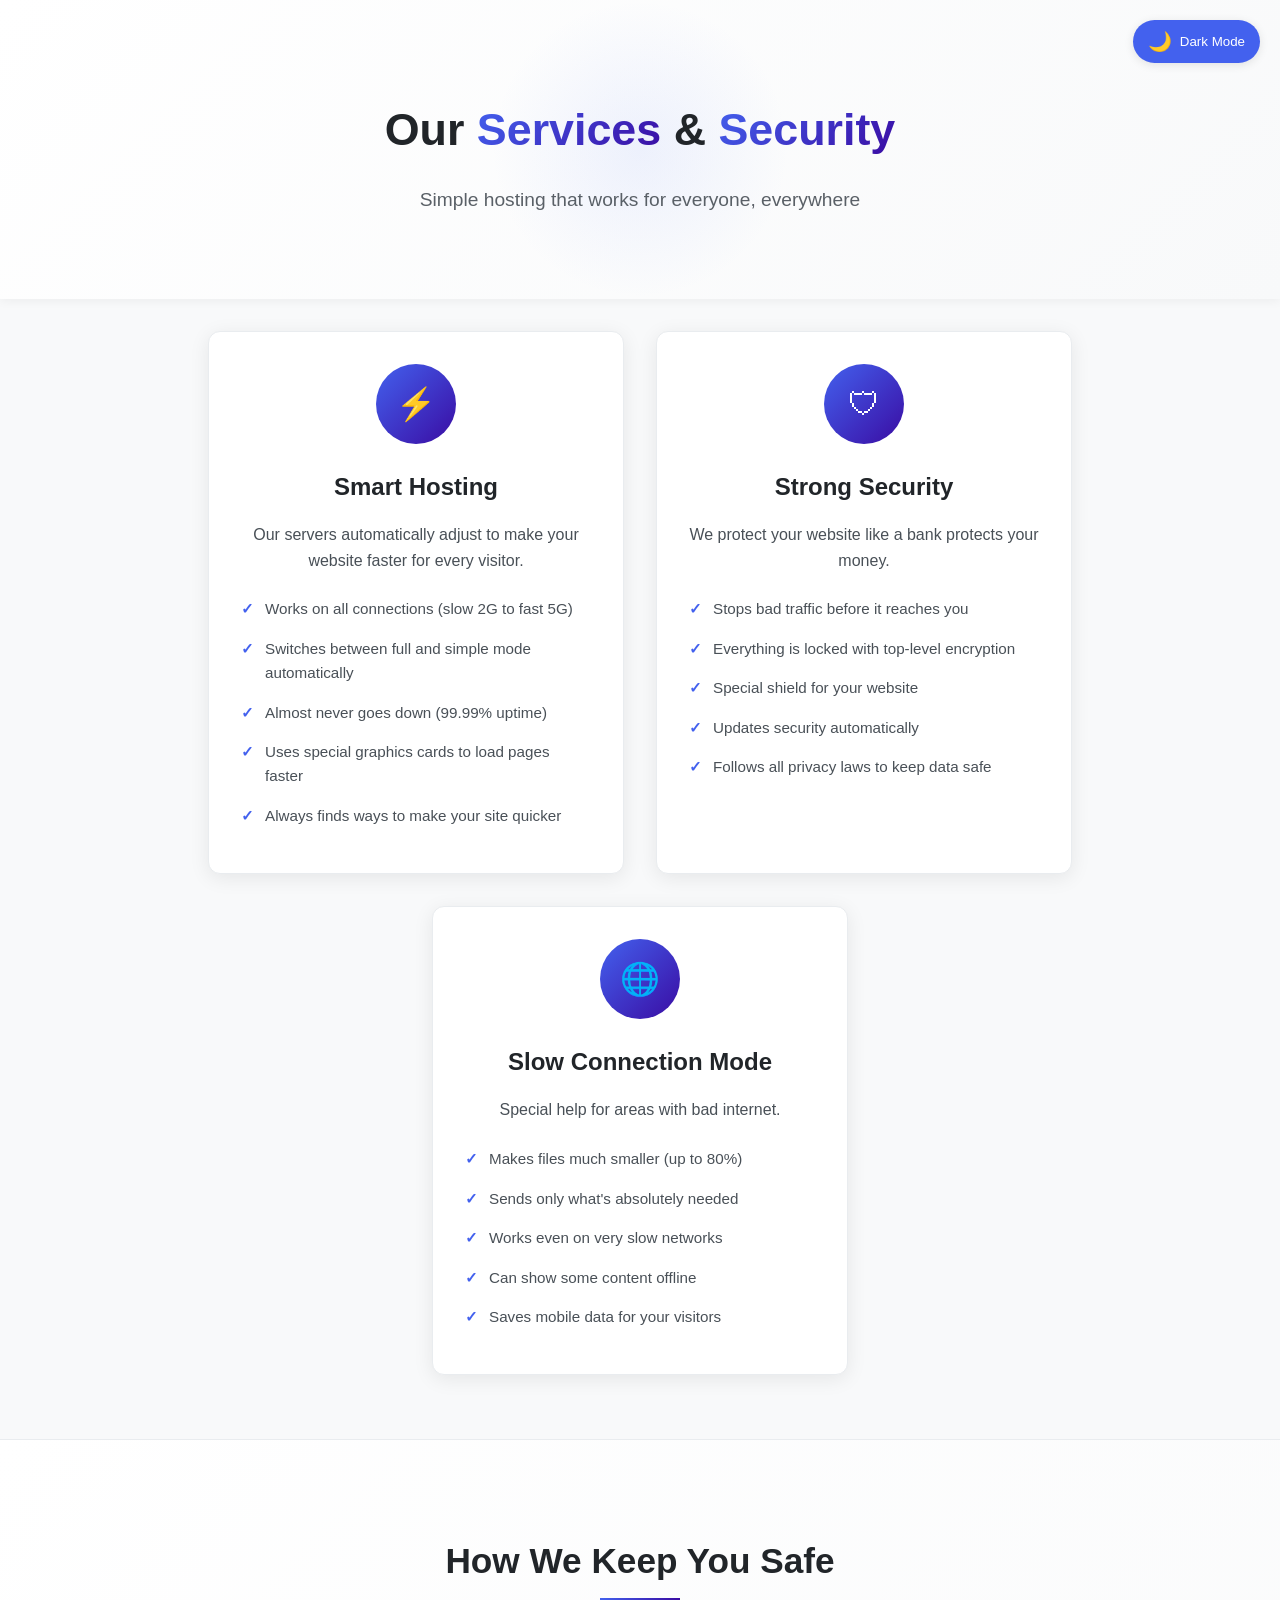
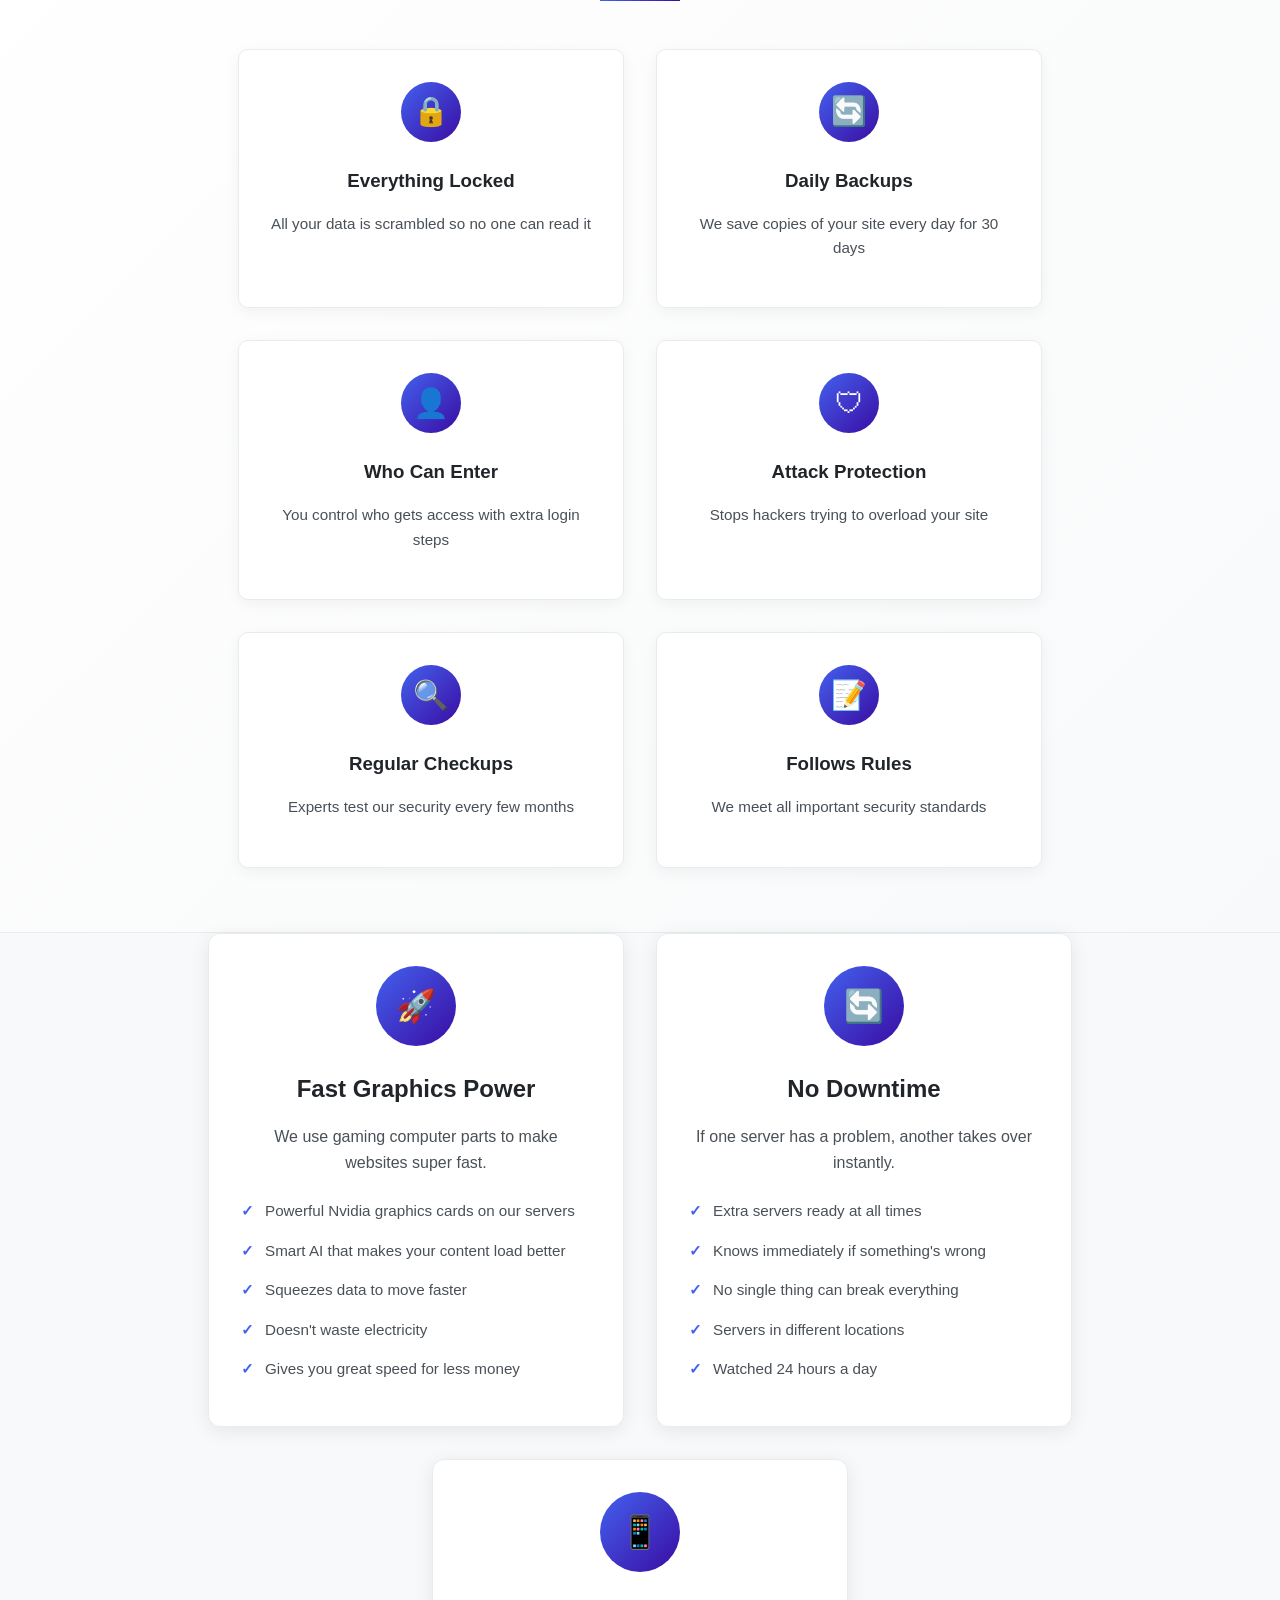
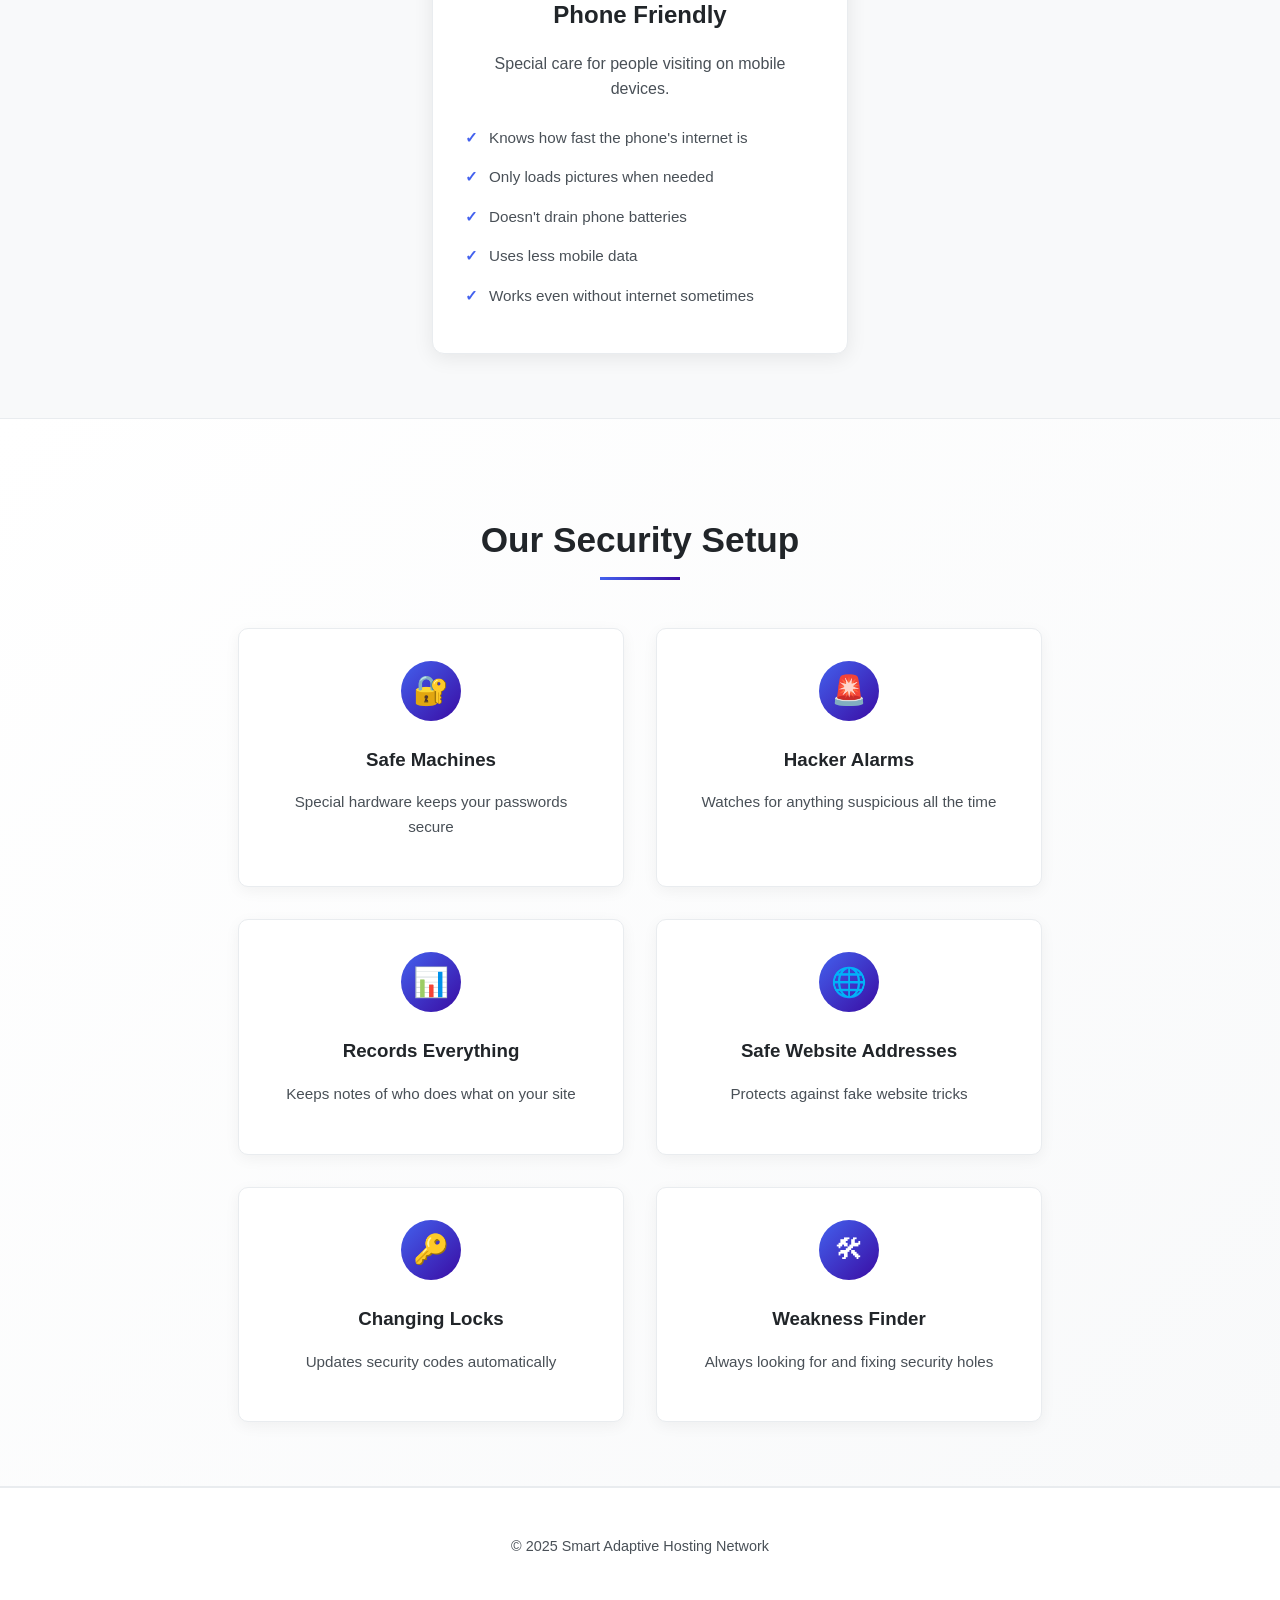
<file: service.html>
<!DOCTYPE html>
<html>
<head>
    <meta name="viewport" content="width=device-width, initial-scale=1.0">
    <title>Smart Hosting - Services & Security</title>
    <link rel="stylesheet" href="styles.css">
</head>
<body>
    <button class="theme-toggle" id="themeToggle">
        <span class="theme-icon">🌙</span>
        <span class="theme-text">Dark Mode</span>
    </button>

    <header class="header">
        <div class="circle"></div>
        <h1>Our <span>Services</span> & <span>Security</span></h1>
        <p class="sub">Simple hosting that works for everyone, everywhere</p>
    </header>

    <main class="services">
        <section class="card">
            <div class="icon pulse">⚡</div>
            <h2>Smart Hosting</h2>
            <p>Our servers automatically adjust to make your website faster for every visitor.</p>
            <div class="features">
                <p>Works on all connections (slow 2G to fast 5G)</p>
                <p>Switches between full and simple mode automatically</p>
                <p>Almost never goes down (99.99% uptime)</p>
                <p>Uses special graphics cards to load pages faster</p>
                <p>Always finds ways to make your site quicker</p>
            </div>
        </section>

        <section class="card">
            <div class="icon pulse">🛡</div>
            <h2>Strong Security</h2>
            <p>We protect your website like a bank protects your money.</p>
            <div class="features">
                <p>Stops bad traffic before it reaches you</p>
                <p>Everything is locked with top-level encryption</p>
                <p>Special shield for your website</p>
                <p>Updates security automatically</p>
                <p>Follows all privacy laws to keep data safe</p>
            </div>
        </section>

        <section class="card">
            <div class="icon pulse">🌐</div>
            <h2>Slow Connection Mode</h2>
            <p>Special help for areas with bad internet.</p>
            <div class="features">
                <p>Makes files much smaller (up to 80%)</p>
                <p>Sends only what's absolutely needed</p>
                <p>Works even on very slow networks</p>
                <p>Can show some content offline</p>
                <p>Saves mobile data for your visitors</p>
            </div>
        </section>
    </main>

    <section class="security">
        <h2 class="title">How We Keep You Safe</h2>
        <div class="grid">
            <div class="item glow">
                <div class="s-icon">🔒</div>
                <h3>Everything Locked</h3>
                <p>All your data is scrambled so no one can read it</p>
            </div>
            <div class="item glow">
                <div class="s-icon">🔄</div>
                <h3>Daily Backups</h3>
                <p>We save copies of your site every day for 30 days</p>
            </div>
            <div class="item glow">
                <div class="s-icon">👤</div>
                <h3>Who Can Enter</h3>
                <p>You control who gets access with extra login steps</p>
            </div>
            <div class="item glow">
                <div class="s-icon">🛡</div>
                <h3>Attack Protection</h3>
                <p>Stops hackers trying to overload your site</p>
            </div>
            <div class="item glow">
                <div class="s-icon">🔍</div>
                <h3>Regular Checkups</h3>
                <p>Experts test our security every few months</p>
            </div>
            <div class="item glow">
                <div class="s-icon">📝</div>
                <h3>Follows Rules</h3>
                <p>We meet all important security standards</p>
            </div>
        </div>
    </section>

    <section class="services">
        <section class="card">
            <div class="icon pulse">🚀</div>
            <h2>Fast Graphics Power</h2>
            <p>We use gaming computer parts to make websites super fast.</p>
            <div class="features">
                <p>Powerful Nvidia graphics cards on our servers</p>
                <p>Smart AI that makes your content load better</p>
                <p>Squeezes data to move faster</p>
                <p>Doesn't waste electricity</p>
                <p>Gives you great speed for less money</p>
            </div>
        </section>

        <section class="card">
            <div class="icon pulse">🔄</div>
            <h2>No Downtime</h2>
            <p>If one server has a problem, another takes over instantly.</p>
            <div class="features">
                <p>Extra servers ready at all times</p>
                <p>Knows immediately if something's wrong</p>
                <p>No single thing can break everything</p>
                <p>Servers in different locations</p>
                <p>Watched 24 hours a day</p>
            </div>
        </section>

        <section class="card">
            <div class="icon pulse">📱</div>
            <h2>Phone Friendly</h2>
            <p>Special care for people visiting on mobile devices.</p>
            <div class="features">
                <p>Knows how fast the phone's internet is</p>
                <p>Only loads pictures when needed</p>
                <p>Doesn't drain phone batteries</p>
                <p>Uses less mobile data</p>
                <p>Works even without internet sometimes</p>
            </div>
        </section>
    </section>

    <section class="security">
        <h2 class="title">Our Security Setup</h2>
        <div class="grid">
            <div class="item glow">
                <div class="s-icon">🔐</div>
                <h3>Safe Machines</h3>
                <p>Special hardware keeps your passwords secure</p>
            </div>
            <div class="item glow">
                <div class="s-icon">🚨</div>
                <h3>Hacker Alarms</h3>
                <p>Watches for anything suspicious all the time</p>
            </div>
            <div class="item glow">
                <div class="s-icon">📊</div>
                <h3>Records Everything</h3>
                <p>Keeps notes of who does what on your site</p>
            </div>
            <div class="item glow">
                <div class="s-icon">🌐</div>
                <h3>Safe Website Addresses</h3>
                <p>Protects against fake website tricks</p>
            </div>
            <div class="item glow">
                <div class="s-icon">🔑</div>
                <h3>Changing Locks</h3>
                <p>Updates security codes automatically</p>
            </div>
            <div class="item glow">
                <div class="s-icon">🛠</div>
                <h3>Weakness Finder</h3>
                <p>Always looking for and fixing security holes</p>
            </div>
        </div>
    </section>

    <footer class="footer">
        <p>&copy 2025 Smart Adaptive Hosting Network</p>
    </footer>

    <script src="script.js"></script>
</body>
</html>
</file>
<file: style.css>
*,
*::before,
*::after {
  box-sizing: border-box;
  margin: 0;
  padding: 0;
}

body {
  font-family: 'Montserrat', Arial, sans-serif;
  background: #f8f8f8;
  color: #222;
  line-height: 1.6;
  overflow-x: hidden;
}


nav {
  width: 100%;
  background: #234040;
  display: flex;
  align-items: center;
  justify-content: space-between;
  padding: 0 2rem;
  height: 50px;
  position: static;
  top: unset;
  left: unset;
  z-index: 100;
}

.nav-logo {
  height: 32px;
  width: 32px;
  margin-right: 1.2rem;
  display: flex;
  align-items: center;
}

.nav-links {
  display: flex;
  align-items: center;
  gap: 1.2rem;
}

.nav-link {
  color: #fff;
  text-decoration: none;
  font-size: 1rem;
  font-weight: 500;
  transition: color 0.2s;
  padding: 0 0.2rem;
}

.nav-link:hover {
  color: #f5deb3;
}

.nav-actions {
  display: flex;
  align-items: center;
  gap: 0.7rem;
}

#dropdown {
  background: #fff;
  color: #234040;
  border-radius: 8px;
  padding: 0.2rem 0.8rem;
  border: none;
  font-size: 0.95rem;
  margin-left: 0.3rem;
}


.hero {
  width: 100vw;
  min-height: 100vh;
  display: flex;
  align-items: center;
  justify-content: center;
  position: relative;
  background: #222;
  margin-top: 0;
  overflow: hidden;
}

.bg-video {
  position: absolute;
  top: 0; left: 0;
  width: 100vw;
  height: 100vh;
  object-fit: cover;
  z-index: 1;
  opacity: 0.7;
}

.hero-content {
  position: relative;
  z-index: 2;
  width: 100%;
  max-width: 900px;
  text-align: center;
  color: #fff;
  padding: 2rem 1rem;
}

.hero-content h1 {
  color: #fff;
  font-size: clamp(3rem, 8vw, 6rem);
  font-weight: 900;
  margin-bottom: 1.2rem;
  text-shadow: 0 6px 32px rgba(0,0,0,0.7), 0 2px 8px rgba(0,0,0,0.4);
  letter-spacing: 2px;
  line-height: 1.1;
  text-align: center;
  background: none;
  -webkit-background-clip: unset;
  -webkit-text-fill-color: unset;
  background-clip: unset;
  opacity: 0;
  animation: fadeInOpacity 1.2s ease-out 0.2s forwards;
}

.hero-content p {
  color: #ff9800;
  font-size: clamp(1.5rem, 3vw, 2.5rem);
  font-weight: 700;
  text-shadow: 0 4px 24px rgba(0,0,0,0.5), 0 2px 8px rgba(0,0,0,0.3);
  letter-spacing: 1.5px;
  margin-bottom: 0;
  text-align: center;
  line-height: 1.3;
  opacity: 0;
  animation: fadeInOpacity 1.2s ease-out 0.7s forwards;
}

@keyframes fadeInOpacity {
  from {
    opacity: 0;
    transform: translateY(30px);
  }
  to {
    opacity: 1;
    transform: translateY(0);
  }
}

/* MAIN GRID/CARDS */
.main-section, .box {
  margin-top: 3.5rem;
  margin-bottom: 2.5rem;
}

.main-section {
  width: 100%;
  max-width: 1200px;
  margin: 3rem auto 0 auto;
  padding: 2rem 1rem;
}

.grid-cards {
  display: grid;
  grid-template-columns: repeat(auto-fit, minmax(320px, 1fr));
  gap: 2rem;
}

.card {
  background: #fff;
  border-radius: 20px;
  box-shadow: 0 2px 8px rgba(0,0,0,0.08);
  padding: 2rem 1.5rem;
  display: flex;
  flex-direction: column;
  align-items: center;
  min-height: 350px;
}

.card .search-box {
  width: 100%;
  display: flex;
  gap: 0.5rem;
  margin-bottom: 1.5rem;
}

.search-box input {
  flex: 1;
  padding: 0.6rem 1rem;
  border-radius: 8px;
  border: 1px solid #ccc;
  font-size: 1rem;
}

.search-icon {
  background: #4CAF50;
  color: #fff;
  border: none;
  padding: 0.6rem 1rem;
  border-radius: 8px;
  cursor: pointer;
  font-size: 1.1rem;
}

.domain-main {
  font-size: 2.2rem;
  font-weight: 700;
  margin: 1rem 0 0.5rem 0;
  text-align: center;
}

.domain-secured {
  color: #2e8b57;
  font-weight: bold;
  margin: 1rem 0;
  text-align: center;
}

.cta-btn, .card button {
  background: #ff4500;
  color: #fff;
  padding: 0.9rem 2.2rem;
  border: none;
  border-radius: 12px;
  font-size: 1.1rem;
  font-weight: bold;
  margin-top: 1.5rem;
  margin-bottom: 1.5rem;
  cursor: pointer;
  transition: background 0.2s;
  width: 100%;
  max-width: 500px;
  display: block;
  text-align: center;
}

.cta-btn:hover, .card button:hover {
  background: #d13a00;
}

.card img.domain-img {
  width: 50px;
  height: 50px;
  border-radius: 10px;
  margin-bottom: 1rem;
}

.card .offer-title {
  font-size: 1.2rem;
  font-weight: bold;
  margin-bottom: 0.5rem;
  text-align: center;
}

.card .offer-details {
  font-size: 1rem;
  margin-bottom: 1rem;
  text-align: center;
}

.card .soon-heading {
  font-size: 1.5rem;
  font-weight: bold;
  margin-bottom: 1rem;
  text-align: center;
}

.card .soon-subtext {
  font-size: 1.1rem;
  color: #444;
  text-align: center;
  margin-bottom: 0;
}


.footer {
  background: #111;
  color: #fff;
  padding: 2.5rem 1rem 2.5rem 1rem;
  text-align: center;
  margin-top: 3.5rem;
}

.footer-buttons {
  display: flex;
  justify-content: center;
  gap: 2rem;
  margin: 2rem 0 0 0;
}

.footer-btn {
  background: #fff;
  color: #222;
  border: 2px solid #222;
  border-radius: 24px;
  padding: 0.9rem 2.5rem;
  font-size: 1.1rem;
  font-weight: bold;
  cursor: pointer;
  transition: background 0.2s, color 0.2s, border 0.2s, transform 0.2s;
  box-shadow: 0 2px 8px rgba(0,0,0,0.08);
}
.footer-btn:hover {
  background: #222;
  color: #fff;
  border: 2px solid #fff;
  transform: translateY(-3px) scale(1.04);
}

@media (max-width: 600px) {
  .footer-buttons {
    flex-direction: column;
    gap: 1rem;
  }
  .footer-btn {
    width: 100%;
    max-width: 300px;
    margin: 0 auto;
  }
}


.box2 {
  display: flex;
  justify-content: center;
  align-items: flex-start;
  gap: 2rem;
  margin: 4rem auto 0 auto;
  flex-wrap: wrap;
  width: 100%;
  max-width: 1200px;
}

.box1, .box2-inner, .box3 {
  border-radius: 40px;
  box-shadow: 0 2px 8px rgba(0,0,0,0.08);
  padding: 2.5rem 2rem 2rem 2rem;
  display: flex;
  flex-direction: column;
  align-items: center;
  min-width: 300px;
  max-width: 350px;
  width: 100%;
  min-height: 500px;
  margin: 0;
}

.box1 {
  background: #fff;
}
.box2-inner {
  background: orangered;
  color: #fff;
}
.box3 {
  background: #fff;
}

.boxer, .boxera, .boxeram {
  font-size: 2.2rem;
  font-family: 'Times New Roman', Times, serif;
  font-weight: bold;
  margin-bottom: 0.5rem;
  text-align: center;
}
.boxer { color: orangered; }
.boxera { color: #fff; }
.boxeram { color: orangered; }

.boxer1, .boxer1a, .boxer1am {
  font-size: 1.5rem;
  font-weight: 600;
  margin-bottom: 1.5rem;
  text-align: center;
}
.boxer1a { color: #fff; }
.boxer1am { color: orangered; }

.lister {
  list-style: none;
  padding: 0;
  margin: 0 0 2rem 0;
  width: 100%;
}
.lister li {
  font-size: 1.1rem;
  font-weight: 500;
  margin: 0.7rem 0;
  text-align: center;
  color: inherit;
}

#btn1, #btn2, #btn3 {
  margin-top: auto;
  display: block;
  width: 70%;
  max-width: 180px;
  height: 48px;
  border-radius: 24px;
  background: orangered;
  color: #fff;
  font-size: 1.1rem;
  font-weight: bold;
  border: none;
  cursor: pointer;
  transition: background 0.2s;
  margin-left: auto;
  margin-right: auto;
}
#btn2 {
  background: #fff;
  color: orangered;
  border: 2px solid orangered;
}
#btn1:hover, #btn3:hover {
  background: #d13a00;
}
#btn2:hover {
  background: orangered;
  color: #fff;
}

@media (max-width: 1100px) {
  .box2 {
    gap: 1rem;
  }
  .box1, .box2-inner, .box3 {
    min-width: 260px;
    max-width: 320px;
    padding: 2rem 1rem 1.5rem 1rem;
  }
}
@media (max-width: 900px) {
  .box2 {
    flex-direction: column;
    align-items: center;
    gap: 2rem;
  }
  .box1, .box2-inner, .box3 {
    width: 90%;
    max-width: 400px;
    min-width: 220px;
  }
}

/* RESPONSIVE DESIGN */
@media (max-width: 900px) {
  nav {
    padding: 0 1rem;
  }
  .main-section {
    padding: 1rem 0.5rem;
  }
}

@media (max-width: 700px) {
  nav {
    flex-direction: column;
    align-items: center;
    height: auto;
    padding: 0.7rem 0.5rem 0.7rem 0.5rem;
  }
  .nav-logo {
    margin: 0 auto 0.5rem auto;
    display: block;
    align-self: center;
  }
  .nav-links, .nav-actions {
    flex-direction: column;
    align-items: center;
    gap: 0.2rem;
    width: 100%;
    margin: 0;
    padding: 0;
  }
  .nav-links {
    margin-bottom: 0.2rem;
    margin-top: 0.2rem;
    justify-content: center;
  }
  .nav-link {
    font-size: 1.1rem;
    padding: 0.3rem 0;
    width: auto;
    text-align: center;
  }
  #dropdown {
    margin: 0.3rem 0 0 0;
    width: 90%;
    max-width: 200px;
    align-self: center;
  }
}

@media (max-width: 500px) {
  .hero-content h1 {
    font-size: 1.5rem;
  }
  .hero-content p {
    font-size: 1rem;
  }
  .card {
    padding: 1rem 0.5rem;
    min-height: 200px;
  }
  nav {
    padding: 0.5rem;
  }
}


.box {
  display: grid;
  grid-template-columns: 1.2fr 1fr;
  grid-template-rows: 1fr 1fr;
  gap: 2.5rem 2rem;
  width: 70vw;
  max-width: 950px;
  margin: 3.5rem auto 2.5rem auto;
  min-height: 500px;
  border-radius: 24px;
  background: transparent;
  align-items: stretch;
}

.semicontainer {
  background: #c5f4c5;
  grid-row: 1 / span 2;
  grid-column: 1 / 2;
  display: flex;
  flex-direction: column;
  align-items: center;
  justify-content: center;
  border-radius: 24px;
  box-shadow: 0 2px 8px rgba(0,0,0,0.08);
  padding: 2.5rem 2rem;
  min-height: 420px;
  height: 100%;
  box-sizing: border-box;
}

.semicontainer2,
.semicontainer3 {
  background: #fbe7d0; /* for semicontainer2 */
 
  grid-column: 2 / 3;
  display: flex;
  flex-direction: column;
  align-items: center;
  justify-content: center;
  border-radius: 24px;
  box-shadow: 0 2px 8px rgba(0,0,0,0.08);
  padding: 1.5rem 1.2rem;
  min-height: 180px;
  max-width: 370px;
  width: 100%;
  box-sizing: border-box;
}

.semicontainer3 {
  background: #f7f3f3;
  grid-row: 2 / 3;
}

.semicontainer2 {
  grid-row: 1 / 2;
}

@media (max-width: 1100px) {
  .box {
    width: 95vw;
    max-width: 98vw;
    grid-template-columns: 1fr;
    grid-template-rows: auto auto auto;
    min-height: unset;
    gap: 2rem 0;
  }
  .semicontainer, .semicontainer2, .semicontainer3 {
    max-width: 98vw;
    min-width: 0;
    padding: 1.2rem 0.5rem;
    min-height: 180px;
  }
  .semicontainer {
    grid-row: 1 / 2;
    grid-column: 1 / 2;
  }
  .semicontainer2 {
    grid-row: 2 / 3;
    grid-column: 1 / 2;
  }
  .semicontainer3 {
    grid-row: 3 / 4;
    grid-column: 1 / 2;
  }
}


.search-box {
  display: flex;
  gap: 0.5rem;
  margin-bottom: 1.2rem;
}
.search-box input {
  flex: 1;
  padding: 0.7rem 1rem;
  border-radius: 10px;
  border: 1px solid #ccc;
  font-size: 1.1rem;
}
.search-icon {
  background: #4CAF50;
  color: #fff;
  border: none;
  padding: 0.7rem 1.2rem;
  border-radius: 10px;
  cursor: pointer;
  font-size: 1.2rem;
}
.domain-options {
  margin-bottom: 1rem;
}
.domain-main {
  font-size: 2rem;
  margin-bottom: 0.25rem;
  text-align: center;
  color: #222;
}
.domain-alt {
  font-size: 1rem;
  color: gray;
  text-align: center;
}
.faded {
  opacity: 0.6;
}
.domain-secured {
  margin: 1rem 0;
  font-weight: bold;
  color: #2e8b57;
  text-align: center;
}
.domain-img {
  width: 60px;
  height: 60px;
  border-radius: 12px;
  margin-right: 1.5rem;
}
.text-content {
  flex: 1;
}
.offer-title {
  font-size: 1.5rem;
  font-weight: bold;
  margin-bottom: 1rem;
  text-align: left;
}
.offer-details {
  font-size: 1.1rem;
  margin-bottom: 0;
  text-align: left;
}
.cta-btn {
  background: #ff4500;
  color: #fff;
  padding: 0.9rem 2.2rem;
  border: none;
  border-radius: 12px;
  font-size: 1.1rem;
  font-weight: bold;
  margin-top: 1.5rem;
  margin-bottom: 1.5rem;
  cursor: pointer;
  transition: background 0.2s;
  width: 100%;
  max-width: 320px;
  display: block;
  text-align: center;
  align-self: center;
}
.cta-btn:hover {
  background: #d13a00;
}

@media (max-width: 900px) {
  .box {
    grid-template-columns: 1fr;
    grid-template-rows: auto auto auto;
    min-height: unset;
    gap: 2rem 0;
  }
  .semicontainer2 {
    flex-direction: column;
    align-items: center;
    justify-content: center;
    text-align: center;
  }
  .cta-btn {
    width: 100%;
    max-width: 500px;
    margin: 1.5rem auto 1.5rem auto;
  }
}
</file>
<file: styles.css>
:root {
    --primary: #4361ee;
    --secondary: #3a0ca3;
    --bg: #f8f9fa;
    --card-bg: #ffffff;
    --text: #212529;
    --text-light: #495057;
    --border: #e9ecef;
    --accent: #f72585;
    --highlight: #f8f9fa;
}

.dark-mode {
    --primary: #6e8efb;
    --secondary: #a777e3;
    --bg: #121212;
    --card-bg: #1e1e1e;
    --text: #e0e0e0;
    --text-light: #b0b0b0;
    --border: #2a2a2a;
    --highlight: #2a2a2a;
}

body {
    font-family: 'Segoe UI', Tahoma, Geneva, Verdana, sans-serif;
    line-height: 1.6;
    color: var(--text);
    background-color: var(--bg);
    margin: 0;
    padding: 0;
    transition: background-color 0.3s, color 0.3s;
}

.header {
    text-align: center;
    padding: 4rem 1rem;
    background: linear-gradient(135deg, var(--card-bg), var(--highlight));
    position: relative;
    overflow: hidden;
    margin-bottom: 2rem;
    box-shadow: 0 2px 10px rgba(0,0,0,0.05);
}

.circle {
    position: absolute;
    top: 50%;
    left: 50%;
    transform: translate(-50%, -50%);
    width: 300px;
    height: 300px;
    background: radial-gradient(circle, rgba(110,142,251,0.1) 0%, rgba(0,0,0,0) 70%);
    border-radius: 50%;
    animation: pulse-glow 6s infinite alternate;
}

.header h1 {
    font-size: 2.8rem;
    margin-bottom: 0.5rem;
    position: relative;
    animation: fadeIn 1s ease-out;
}

.header h1 span {
    background: linear-gradient(135deg, var(--primary), var(--secondary));
    -webkit-background-clip: text;
    background-clip: text;
    color: transparent;
    font-weight: 700;
}

.sub {
    font-size: 1.2rem;
    color: var(--text-light);
    opacity: 0.9;
}

.services {
    display: flex;
    flex-wrap: wrap;
    justify-content: center;
    gap: 2rem;
    padding: 0 2rem;
    max-width: 1200px;
    margin: 0 auto 4rem;
}

.card {
    background: var(--card-bg);
    border-radius: 12px;
    padding: 2rem;
    width: 100%;
    max-width: 350px;
    box-shadow: 0 4px 20px rgba(0, 0, 0, 0.08);
    transition: transform 0.3s ease, box-shadow 0.3s ease;
    border: 1px solid var(--border);
}

.card:hover {
    transform: translateY(-8px);
    box-shadow: 0 8px 30px rgba(67, 97, 238, 0.15);
}

.icon {
    width: 80px;
    height: 80px;
    background: linear-gradient(135deg, var(--primary), var(--secondary));
    border-radius: 50%;
    display: flex;
    align-items: center;
    justify-content: center;
    margin: 0 auto 1.5rem;
    color: white;
    font-size: 2rem;
    line-height: 1;
}

.pulse {
    animation: pulse 2.5s infinite;
}

.card h2 {
    color: var(--text);
    text-align: center;
    margin-bottom: 1rem;
    font-size: 1.5rem;
}

.card p {
    color: var(--text-light);
    text-align: center;
    margin-bottom: 1.5rem;
}

.features {
    text-align: left;
}

.features p {
    text-align: left;
    margin-bottom: 0.8rem;
    color: var(--text-light);
    font-size: 0.95rem;
    position: relative;
    padding-left: 1.5rem;
}

.features p::before {
    content: "✓";
    color: var(--primary);
    font-weight: bold;
    position: absolute;
    left: 0;
}

.security {
    padding: 4rem 1rem;
    background: linear-gradient(135deg, var(--card-bg), var(--highlight));
    border-top: 1px solid var(--border);
    border-bottom: 1px solid var(--border);
}

.title {
    text-align: center;
    font-size: 2.2rem;
    margin-bottom: 3rem;
    position: relative;
    color: var(--text);
}

.title::after {
    content: '';
    display: block;
    width: 80px;
    height: 3px;
    background: linear-gradient(90deg, var(--primary), var(--secondary));
    margin: 0.5rem auto 0;
}

.grid {
    display: flex;
    flex-wrap: wrap;
    justify-content: center;
    gap: 2rem;
    max-width: 1200px;
    margin: 0 auto;
}

.item {
    background: var(--card-bg);
    border-radius: 10px;
    padding: 2rem;
    width: 100%;
    max-width: 320px;
    transition: all 0.3s ease;
    border: 1px solid var(--border);
    box-shadow: 0 4px 15px rgba(0,0,0,0.05);
}

.glow:hover {
    transform: translateY(-5px);
    box-shadow: 0 8px 25px rgba(67, 97, 238, 0.15);
    border-color: var(--primary);
}

.s-icon {
    width: 60px;
    height: 60px;
    background: linear-gradient(135deg, var(--primary), var(--secondary));
    border-radius: 50%;
    display: flex;
    align-items: center;
    justify-content: center;
    margin: 0 auto 1.5rem;
    color: white;
    font-size: 1.8rem;
    line-height: 1;
}

.item h3 {
    color: var(--text);
    text-align: center;
    margin-bottom: 1rem;
}

.item p {
    color: var(--text-light);
    text-align: center;
    font-size: 0.95rem;
}

.footer {
    text-align: center;
    padding: 2rem;
    background: var(--card-bg);
    color: var(--text-light);
    font-size: 0.9rem;
    border-top: 1px solid var(--border);
}

.theme-toggle {
    position: fixed;
    top: 20px;
    right: 20px;
    background: var(--primary);
    color: white;
    border: none;
    border-radius: 50px;
    padding: 10px 15px;
    cursor: pointer;
    display: flex;
    align-items: center;
    gap: 8px;
    z-index: 100;
    box-shadow: 0 2px 10px rgba(0,0,0,0.1);
    transition: all 0.3s ease;
}

.theme-toggle:hover {
    background: var(--secondary);
    transform: translateY(-2px);
}

.theme-icon {
    font-size: 1.2rem;
    transition: transform 0.3s ease;
}

@keyframes fadeIn {
    from {
        opacity: 0;
        transform: translateY(-20px);
    }
    to {
        opacity: 1;
        transform: translateY(0);
    }
}

@keyframes pulse {
    0% {
        transform: scale(1);
        box-shadow: 0 0 0 0 rgba(67, 97, 238, 0.4);
    }
    70% {
        transform: scale(1.05);
        box-shadow: 0 0 0 10px rgba(67, 97, 238, 0);
    }
    100% {
        transform: scale(1);
        box-shadow: 0 0 0 0 rgba(67, 97, 238, 0);
    }
}

@keyframes pulse-glow {
    0% {
        opacity: 0.3;
    }
    100% {
        opacity: 0.5;
        transform: translate(-50%, -50%) scale(1.1);
    }
}

@media (max-width: 768px) {
    .services, .grid {
        flex-direction: column;
        align-items: center;
    }
    
    .header h1 {
        font-size: 2.2rem;
    }
    
    .icon, .s-icon {
        width: 70px;
        height: 70px;
        font-size: 1.8rem;
    }
}

@media (max-width: 480px) {
    .header h1 {
        font-size: 1.8rem;
    }
    
    .sub {
        font-size: 1rem;
    }
    
    .card, .item {
        padding: 1.5rem;
    }
    
    .theme-toggle {
        top: 10px;
        right: 10px;
        padding: 8px 12px;
    }
    
    .theme-text {
        display: none;
    }
}
</file>
